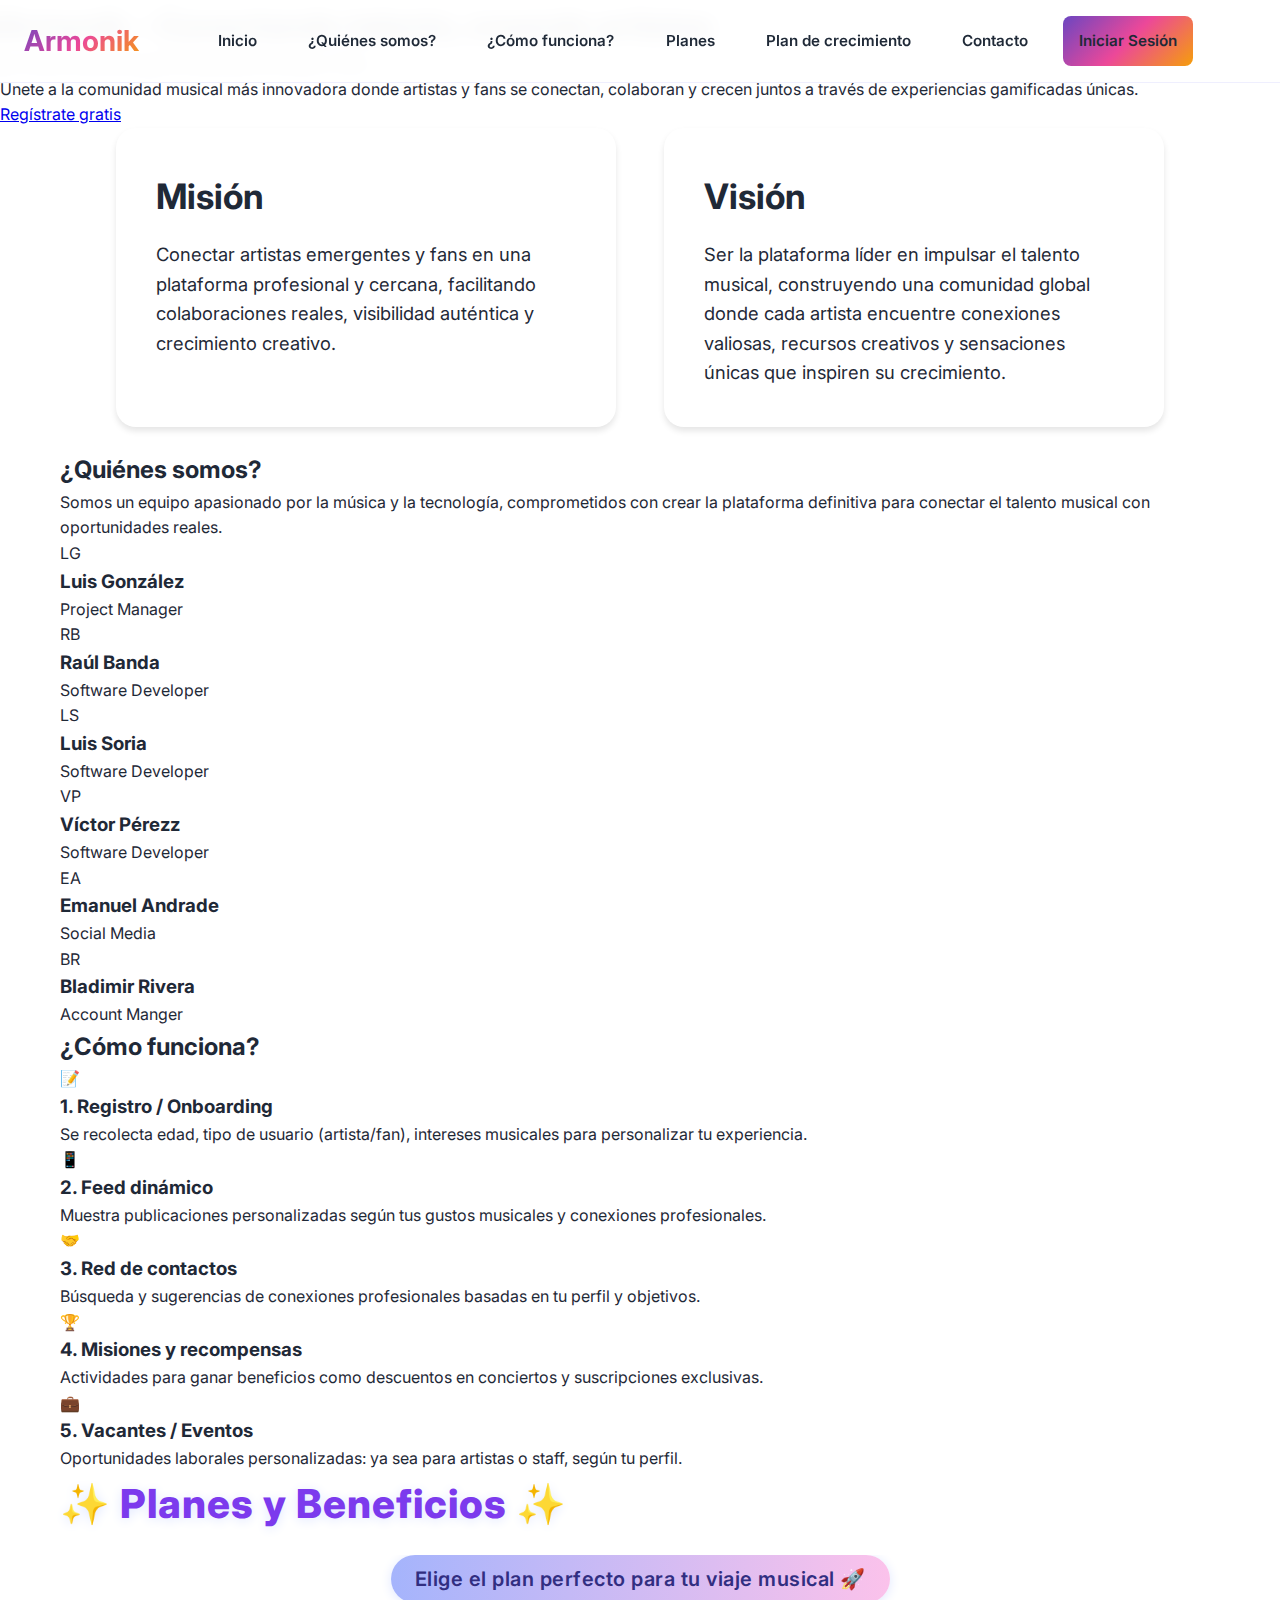
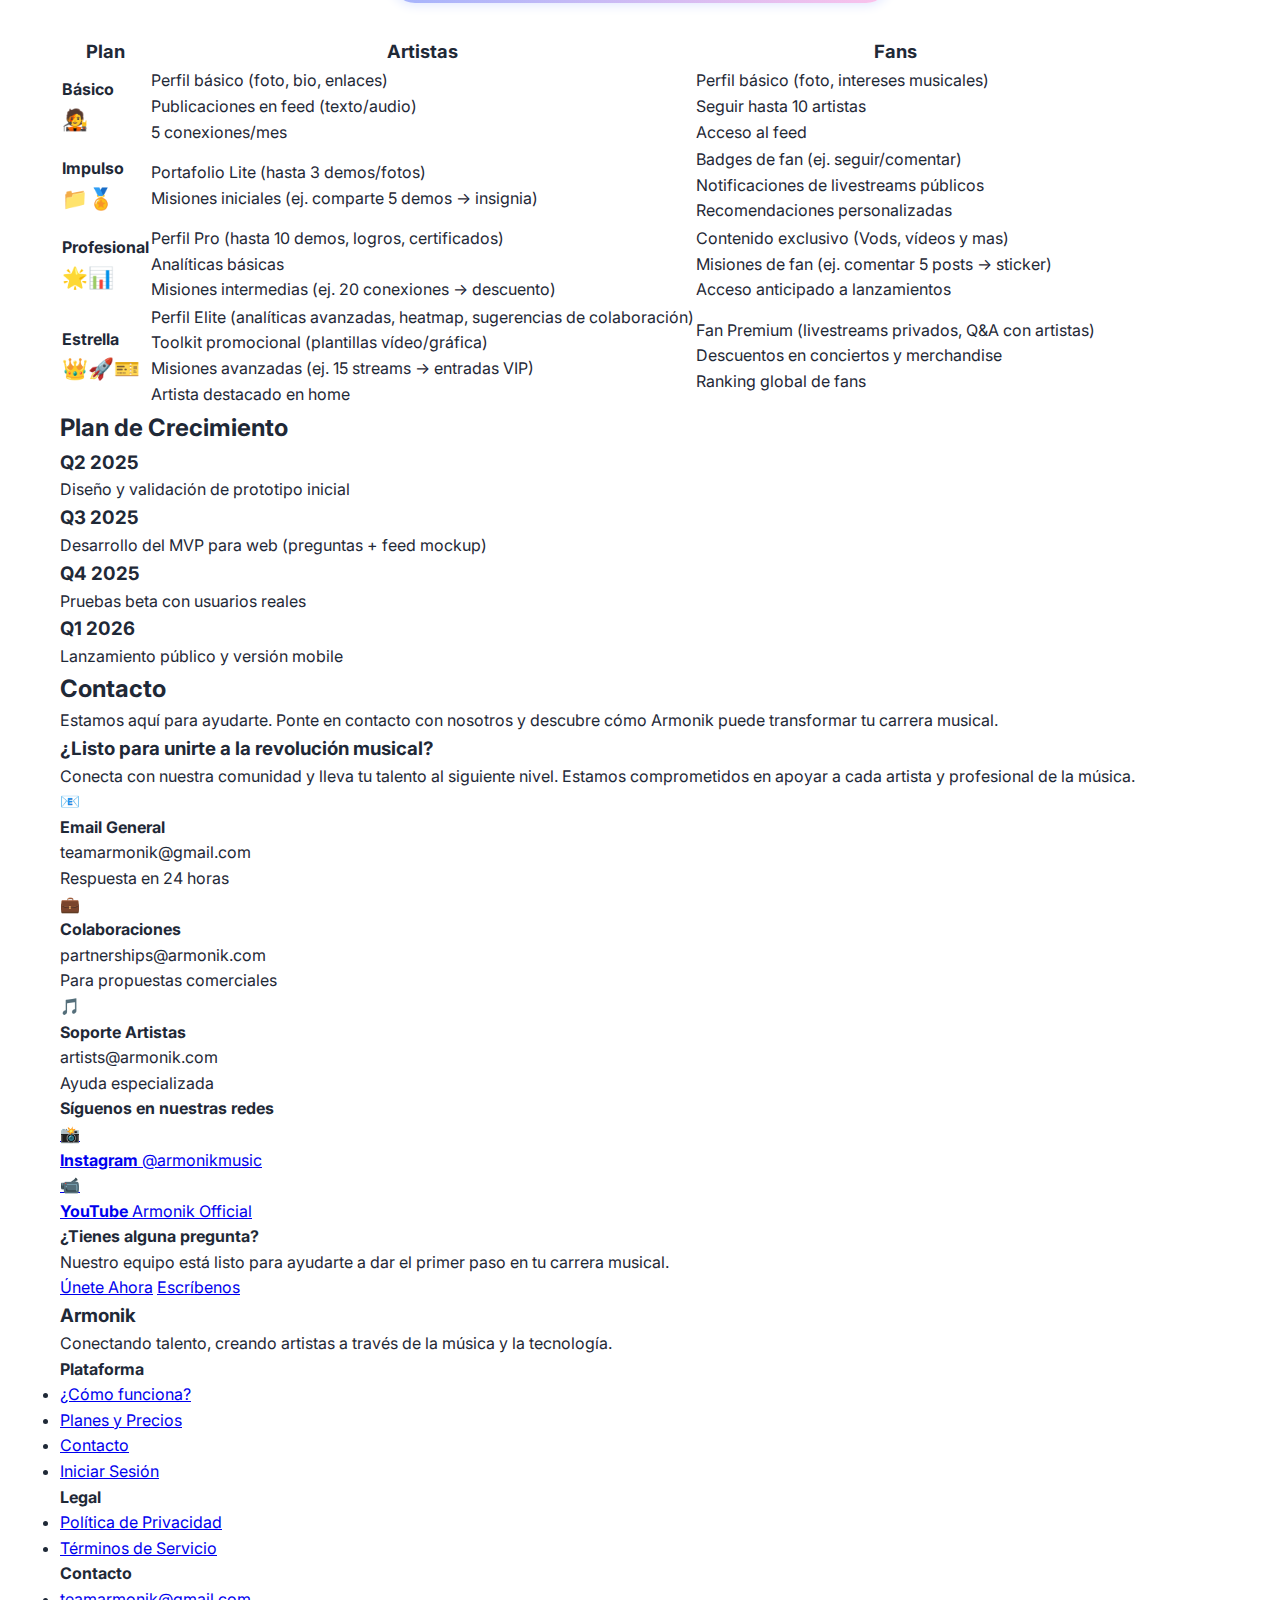
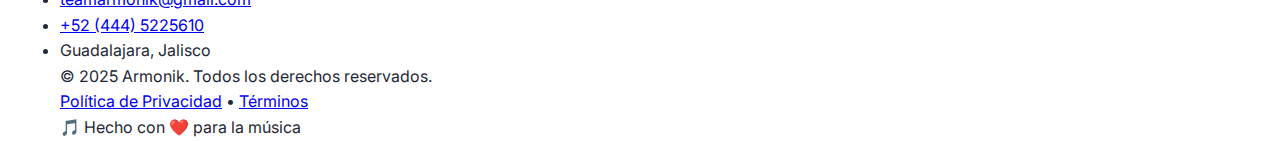
<file: index.html>
<!DOCTYPE html>
<html lang="es">
<head>
    <meta charset="UTF-8">
    <meta name="viewport" content="width=device-width, initial-scale=1.0">
    <title>Armonik - Conectando talento, creando artistas</title>
    <link rel="stylesheet" href="styles.css">
    <link href="https://fonts.googleapis.com/css2?family=Inter:wght@300;400;600;700&display=swap" rel="stylesheet">
</head>
<body>
    <!-- Encabezado/Navegación - Barra superior fija con menú de navegación y acceso rápido -->
    <header class="header">
        <nav class="nav">
            <div class="nav-brand">
                <h2>Armonik</h2>
            </div>
            <ul class="nav-menu">
                <li><a href="#inicio">Inicio</a></li>
                <li><a href="#quienes-somos">¿Quiénes somos?</a></li>
                <li><a href="#como-funciona">¿Cómo funciona?</a></li>
                <li><a href="#planes">Planes</a></li>
                <li><a href="#plan-crecimiento">Plan de crecimiento</a></li>
                <li><a href="#contacto">Contacto</a></li>
                <li><a href="#" id="login-btn" class="nav-login">Iniciar Sesión</a></li>
            </ul>
            <div class="hamburger">
                <span></span>
                <span></span>
                <span></span>
            </div>
        </nav>
    </header>

    <!-- Sección Hero - Área principal de presentación con título, descripción y llamadas a la acción -->
    <section id="inicio" class="hero">
        <div class="hero-content">
            <h1>Armonik – Conectando talento, creando artistas</h1>
            <p class="hero-subtitle">La red profesional gamificada para artistas y fans</p>
            <p class="hero-description">
                Únete a la comunidad musical más innovadora donde artistas y fans se conectan, 
                colaboran y crecen juntos a través de experiencias gamificadas únicas.
            </p>
            <div class="hero-buttons">
                <a href="#contacto" class="btn btn-primary">Regístrate gratis</a>
            </div>
        </div>
    </section>

    <!-- Sección Misión y Visión -->
    <section id="mision-vision" class="section bg-light">
        <div class="container">
            <div class="mv-grid" style="display: flex; flex-wrap: wrap; gap: 3rem; justify-content: center;">
                <div class="mv-item animated-mv" style="flex:1 1 320px; min-width:280px; max-width:500px; background:white; border-radius:20px; box-shadow:var(--shadow-md); padding:2.5rem; margin-bottom:1.5rem; opacity:0; transform:translateY(40px); transition:opacity 0.8s cubic-bezier(.4,0,.2,1), transform 0.8s cubic-bezier(.4,0,.2,1);">
                    <h2 class="section-title" style="font-size:2.2rem; margin-bottom:1rem;">Misión</h2>
                    <p class="section-description" style="font-size:1.15rem; margin-bottom:0;">Conectar artistas emergentes y fans en una plataforma profesional y cercana, facilitando colaboraciones reales, visibilidad auténtica y crecimiento creativo.</p>
                </div>
                <div class="mv-item animated-mv" style="flex:1 1 320px; min-width:280px; max-width:500px; background:white; border-radius:20px; box-shadow:var(--shadow-md); padding:2.5rem; margin-bottom:1.5rem; opacity:0; transform:translateY(40px); transition:opacity 0.8s cubic-bezier(.4,0,.2,1), transform 0.8s cubic-bezier(.4,0,.2,1); transition-delay:0.2s;">
                    <h2 class="section-title" style="font-size:2.2rem; margin-bottom:1rem;">Visión</h2>
                    <p class="section-description" style="font-size:1.15rem; margin-bottom:0;">Ser la plataforma líder en impulsar el talento musical, construyendo una comunidad global donde cada artista encuentre conexiones valiosas, recursos creativos y sensaciones únicas que inspiren su crecimiento.</p>
                </div>
            </div>
        </div>
    </section>
    <script>
    // Animación para Misión y Visión (fade in up al hacer scroll)
    document.addEventListener('DOMContentLoaded', function() {
        function animateMV() {
            var mvItems = document.querySelectorAll('.animated-mv');
            mvItems.forEach(function(item, idx) {
                var rect = item.getBoundingClientRect();
                if (rect.top < window.innerHeight - 80) {
                    item.style.opacity = '1';
                    item.style.transform = 'translateY(0)';
                }
            });
        }
        animateMV();
        window.addEventListener('scroll', animateMV);
    });
    </script>

    <!-- ¿Quiénes somos? Section -->
    <section id="quienes-somos" class="section">
        <div class="container">
            <h2 class="section-title">¿Quiénes somos?</h2>
            <p class="section-description">
                Somos un equipo apasionado por la música y la tecnología, comprometidos con crear 
                la plataforma definitiva para conectar el talento musical con oportunidades reales.
            </p>
            <div class="team-grid">
                <div class="team-member">
                    <div class="member-avatar">LG</div>
                    <h3>Luis González</h3>
                    <p>Project Manager</p>
                </div>
                <div class="team-member">
                    <div class="member-avatar">RB</div>
                    <h3>Raúl Banda</h3>
                    <p>Software Developer</p>
                </div>
                <div class="team-member">
                    <div class="member-avatar">LS</div>
                    <h3>Luis Soria</h3>
                    <p>Software Developer</p>
                </div>
                <div class="team-member">
                    <div class="member-avatar">VP</div>
                    <h3>Víctor Pérezz</h3>
                    <p>Software Developer</p>
                </div>
                <div class="team-member">
                    <div class="member-avatar">EA</div>
                    <h3>Emanuel Andrade</h3>
                    <p>Social Media</p>
                </div>
                <div class="team-member">
                    <div class="member-avatar">BR</div>
                    <h3>Bladimir Rivera</h3>
                    <p>Account Manger</p>
                </div>
            </div>
        </div>
    </section>

    <!-- ¿Cómo funciona? Section -->
    <section id="como-funciona" class="section bg-light">
        <div class="container">
            <h2 class="section-title">¿Cómo funciona?</h2>
            <div class="steps-grid">
                <div class="step-card">
                    <div class="step-icon">📝</div>
                    <h3>1. Registro / Onboarding</h3>
                    <p>Se recolecta edad, tipo de usuario (artista/fan), intereses musicales para personalizar tu experiencia.</p>
                </div>

                <div class="step-card">
                    <div class="step-icon">📱</div>
                    <h3>2. Feed dinámico</h3>
                    <p>Muestra publicaciones personalizadas según tus gustos musicales y conexiones profesionales.</p>
                </div>

                <div class="step-card">
                    <div class="step-icon">🤝</div>
                    <h3>3. Red de contactos</h3>
                    <p>Búsqueda y sugerencias de conexiones profesionales basadas en tu perfil y objetivos.</p>
                </div>

                <div class="step-card">
                    <div class="step-icon">🏆</div>
                    <h3>4. Misiones y recompensas</h3>
                    <p>Actividades para ganar beneficios como descuentos en conciertos y suscripciones exclusivas.</p>
                </div>

                <div class="step-card">
                    <div class="step-icon">💼</div>
                    <h3>5. Vacantes / Eventos</h3>
                    <p>Oportunidades laborales personalizadas: ya sea para artistas o staff, según tu perfil.</p>
                </div>
            </div>
        </div>
    </section>

    <!-- Planes Section -->
    <section id="planes" class="section">
        <div class="container">
            <h2 class="section-title" style="font-size:2.5rem; color:#7c3aed; letter-spacing:1px; text-shadow:0 2px 12px #e0e7ff; font-weight:800; margin-bottom:1.2rem;">✨ Planes y Beneficios ✨</h2>
            <div class="pricing-table" style="overflow-x:auto;">
                <div style="text-align:center; margin-bottom:1.5rem;">
                    <span style="display:inline-block; background:linear-gradient(90deg,#a5b4fc,#fbc2eb); color:#312e81; font-size:1.25rem; font-weight:600; border-radius:1.5rem; padding:0.5rem 1.5rem; box-shadow:0 2px 12px #e0e7ff; letter-spacing:0.5px; margin-bottom:0.5rem; animation: pulseGlow 1.5s infinite alternate;">Elige el plan perfecto para tu viaje musical 🚀</span>
                </div>
                <table class="comparison-table" style="min-width:700px;">
                    <thead>
                        <tr>
                            <th style="font-size:1.15em;">Plan</th>
                            <th style="font-size:1.15em;">Artistas</th>
                            <th style="font-size:1.15em;">Fans</th>
                        </tr>
                    </thead>
                    <tbody>
                        <tr>
                            <td><strong>Básico</strong><br><span style="font-size:1.3em;">🧑‍🎤</span></td>
                            <td>Perfil básico (foto, bio, enlaces)<br>Publicaciones en feed (texto/audio)<br>5 conexiones/mes</td>
                            <td>Perfil básico (foto, intereses musicales)<br>Seguir hasta 10 artistas<br>Acceso al feed</td>
                        </tr>
                        <tr>
                            <td><strong>Impulso</strong><br><span style="font-size:1.3em;">📁🏅</span></td>
                            <td>Portafolio Lite (hasta 3 demos/fotos)<br>Misiones iniciales (ej. comparte 5 demos → insignia)</td>
                            <td>Badges de fan (ej. seguir/comentar)<br>Notificaciones de livestreams públicos<br>Recomendaciones personalizadas</td>
                        </tr>
                        <tr>
                            <td><strong>Profesional</strong><br><span style="font-size:1.3em;">🌟📊</span></td>
                            <td>Perfil Pro (hasta 10 demos, logros, certificados)<br>Analíticas básicas<br>Misiones intermedias (ej. 20 conexiones → descuento)</td>
                            <td>Contenido exclusivo (Vods, vídeos y mas)<br>Misiones de fan (ej. comentar 5 posts → sticker)<br>Acceso anticipado a lanzamientos</td>
                        </tr>
                        <tr>
                            <td><strong>Estrella</strong><br><span style="font-size:1.3em;">👑🚀🎫</span></td>
                            <td>Perfil Elite (analíticas avanzadas, heatmap, sugerencias de colaboración)<br>Toolkit promocional (plantillas vídeo/gráfica)<br>Misiones avanzadas (ej. 15 streams → entradas VIP)<br>Artista destacado en home</td>
                            <td>Fan Premium (livestreams privados, Q&A con artistas)<br>Descuentos en conciertos y merchandise<br>Ranking global de fans</td>
                        </tr>
                    </tbody>
                </table>
            </div>
        </div>
    </section>

    <!-- Plan de Crecimiento Section -->
    <section id="plan-crecimiento" class="section bg-light">
        <div class="container">
            <h2 class="section-title">Plan de Crecimiento</h2>
            <div class="roadmap">
                <div class="roadmap-item">
                    <div class="roadmap-marker"></div>
                    <div class="roadmap-content">
                        <h3>Q2 2025</h3>
                        <p>Diseño y validación de prototipo inicial</p>
                    </div>
                </div>

                <div class="roadmap-item">
                    <div class="roadmap-marker"></div>
                    <div class="roadmap-content">
                        <h3>Q3 2025</h3>
                        <p>Desarrollo del MVP para web (preguntas + feed mockup)</p>
                    </div>
                </div>

                <div class="roadmap-item">
                    <div class="roadmap-marker"></div>
                    <div class="roadmap-content">
                        <h3>Q4 2025</h3>
                        <p>Pruebas beta con usuarios reales</p>
                    </div>
                </div>

                <div class="roadmap-item">
                    <div class="roadmap-marker"></div>
                    <div class="roadmap-content">
                        <h3>Q1 2026</h3>
                        <p>Lanzamiento público y versión mobile</p>
                    </div>
                </div>
            </div>
        </div>
    </section>

    <!-- Sección Contacto - Formulario de contacto y información de la empresa -->
    <section id="contacto" class="section">
        <div class="container">
            <h2 class="section-title">Contacto</h2>
            <p class="section-description">
                Estamos aquí para ayudarte. Ponte en contacto con nosotros y descubre cómo Armonik puede transformar tu carrera musical.
            </p>
            
            <div class="contact-content-centered">
                <div class="contact-main-card">
                    <div class="contact-header">
                        <h3>¿Listo para unirte a la revolución musical?</h3>
                        <p>Conecta con nuestra comunidad y lleva tu talento al siguiente nivel. Estamos comprometidos en apoyar a cada artista y profesional de la música.</p>
                    </div>
                    
                    <div class="contact-grid">
                        <div class="contact-item-card">
                            <div class="contact-icon">📧</div>
                            <h4>Email General</h4>
                            <p>teamarmonik@gmail.com</p>
                            <span class="contact-note">Respuesta en 24 horas</span>
                        </div>
                        
                        <div class="contact-item-card">
                            <div class="contact-icon">💼</div>
                            <h4>Colaboraciones</h4>
                            <p>partnerships@armonik.com</p>
                            <span class="contact-note">Para propuestas comerciales</span>
                        </div>
                        
                        <div class="contact-item-card">
                            <div class="contact-icon">🎵</div>
                            <h4>Soporte Artistas</h4>
                            <p>artists@armonik.com</p>
                            <span class="contact-note">Ayuda especializada</span>
                        </div>
                    </div>
                    
                    <div class="social-section">
                        <h4>Síguenos en nuestras redes</h4>
                        <div class="social-links-enhanced">
                            <a href="#" target="_blank" class="social-link">
                                <span class="social-icon">📸</span>
                                <div class="social-text">
                                    <strong>Instagram</strong>
                                    <span>@armonikmusic</span>
                                </div>
                            </a>
                            <a href="#" target="_blank" class="social-link">
                                <span class="social-icon">📹</span>
                                <div class="social-text">
                                    <strong>YouTube</strong>
                                    <span>Armonik Official</span>
                                </div>
                            </a>
                        </div>
                    </div>
                    
                    <div class="cta-section">
                        <h4>¿Tienes alguna pregunta?</h4>
                        <p>Nuestro equipo está listo para ayudarte a dar el primer paso en tu carrera musical.</p>
                        <div class="cta-buttons">
                            <a href="login.html" class="btn btn-primary">Únete Ahora</a>
                            <a href="mailto:teamarmonik@gmail.com" class="btn btn-secondary">Escríbenos</a>
                        </div>
                    </div>
                </div>
            </div>
        </div>
    </section>

    <!-- Pie de página - Enlaces importantes, información de la empresa y derechos de autor -->
    <footer class="footer">
        <div class="container">
            <div class="footer-content">
                <div class="footer-brand">
                    <h3>Armonik</h3>
                    <p>Conectando talento, creando artistas a través de la música y la tecnología.</p>
                </div>
                
                <div class="footer-links">
                    <div class="footer-section">
                        <h4>Plataforma</h4>
                        <ul>
                            <li><a href="#como-funciona">¿Cómo funciona?</a></li>
                            <li><a href="#planes">Planes y Precios</a></li>
                            <li><a href="#contacto">Contacto</a></li>
                            <li><a href="login.html">Iniciar Sesión</a></li>
                        </ul>
                    </div>
                    
                    <div class="footer-section">
                        <h4>Legal</h4>
                        <ul>
                            <li><a href="privacidad.html">Política de Privacidad</a></li>
                            <li><a href="terminos.html">Términos de Servicio</a></li>
                        </ul>
                    </div>
                    
                    <div class="footer-section">
                        <h4>Contacto</h4>
                        <ul>
                            <li><a href="mailto:teamarmonik@gmail.com">teamarmonik@gmail.com</a></li>
                            <li><a href="tel:+524445225610">+52 (444) 5225610</a></li>
                            <li>Guadalajara, Jalisco</li>
                        </ul>
                    </div>
                </div>
            </div>
            
            <div class="footer-bottom">
                <div class="footer-bottom-content">
                    <p>&copy; 2025 Armonik. Todos los derechos reservados.</p>
                    <div class="footer-bottom-links">
                        <a href="privacidad.html">Política de Privacidad</a>
                        <span>•</span>
                        <a href="terminos.html">Términos</a>
                    </div>
                    <div class="footer-music-note">
                        <span>🎵</span>
                        <span>Hecho con ❤️ para la música</span>
                    </div>
                </div>
            </div>
        </div>
    </footer>
    <script src="script.js"></script>
</body>
</html>
                </div>
            </div>
        </div>
    </footer>
    <script src="script.js"></script>
</body>
</html>
</file>
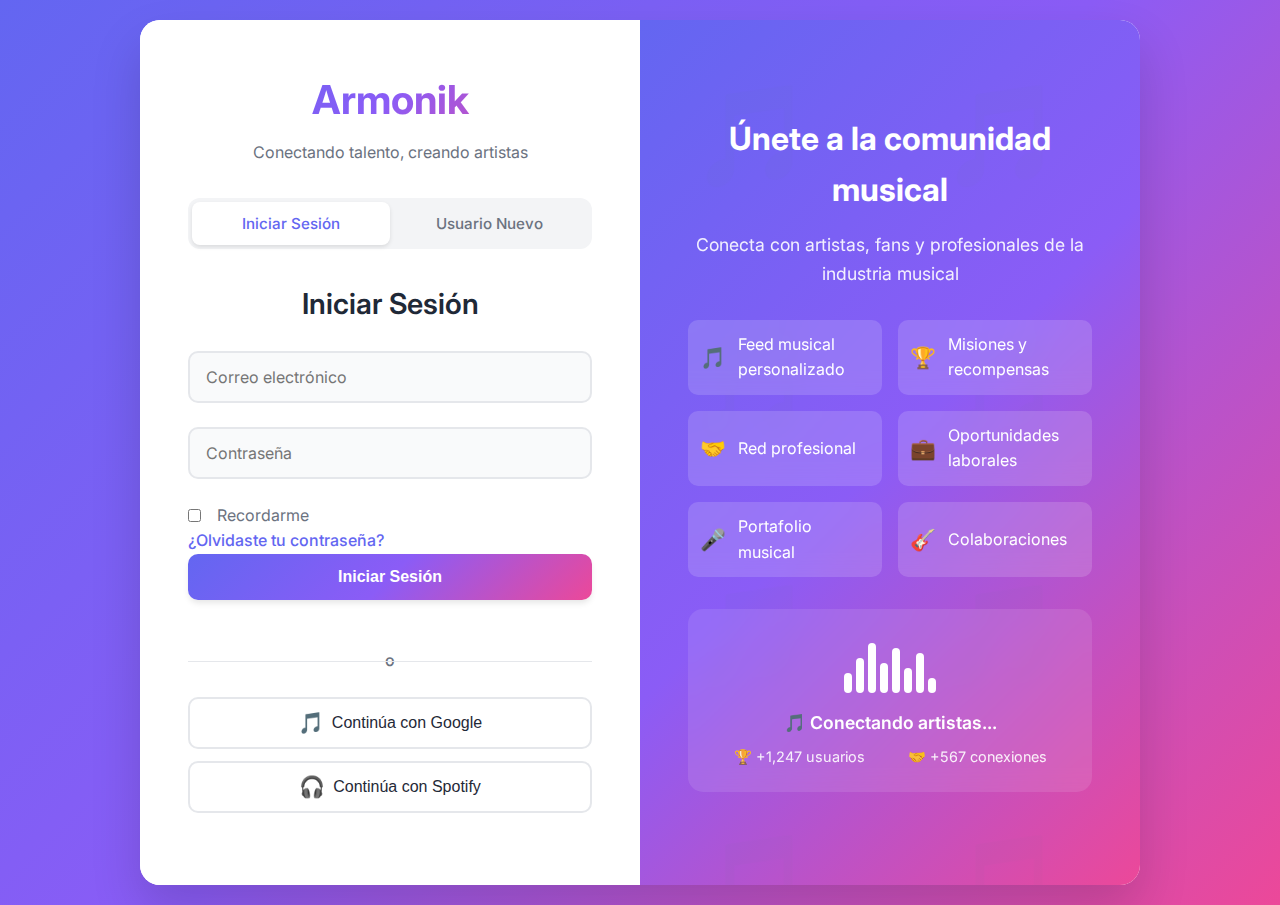
<file: login.html>
<!DOCTYPE html>
<html lang="es">
<head>
    <meta charset="UTF-8">
    <meta name="viewport" content="width=device-width, initial-scale=1.0">
    <title>Iniciar Sesión - Armonik</title>
    <link rel="stylesheet" href="login-styles.css">
    <link href="https://fonts.googleapis.com/css2?family=Inter:wght@300;400;600;700&display=swap" rel="stylesheet">
</head>
<body class="login-body">
    <div class="login-container">
        <div class="login-card">
            <div class="login-header">
                <h1><a href="index.html">Armonik</a></h1>
                <p>Conectando talento, creando artistas</p>
            </div>
            
            <!-- Tab Navigation -->
            <div class="auth-tabs">
                <button class="tab-button active" data-tab="login">Iniciar Sesión</button>
                <button class="tab-button" data-tab="register">Usuario Nuevo</button>
            </div>
            
            <!-- Login Form -->
            <form class="auth-form active" id="login-form">
                <h2>Iniciar Sesión</h2>
                
                <div class="form-group">
                    <input type="email" placeholder="Correo electrónico" required>
                </div>
                
                <div class="form-group">
                    <input type="password" placeholder="Contraseña" required>
                </div>
                
                <div class="form-options">
                    <label class="checkbox-container">
                        <input type="checkbox">
                        <span class="checkmark"></span>
                        Recordarme
                    </label>
                    <a href="#" class="forgot-password">¿Olvidaste tu contraseña?</a>
                </div>
                
                <button type="submit" class="btn btn-primary auth-btn">Iniciar Sesión</button>
                
                <div class="auth-divider">
                    <span>o</span>
                </div>
                
                <div class="social-login">
                    <button type="button" class="btn social-btn google-btn">
                        <span>🎵</span>
                        Continúa con Google
                    </button>
                    <button type="button" class="btn social-btn spotify-btn">
                        <span>🎧</span>
                        Continúa con Spotify
                    </button>
                </div>
            </form>

            <!-- Register Form -->
            <form class="auth-form" id="register-form">
                <h2>Crear Cuenta Nueva</h2>
                
                <div class="form-group">
                    <input type="text" placeholder="Nombre completo" required>
                </div>
                
                <div class="form-group">
                    <input type="email" placeholder="Correo electrónico" required>
                </div>
                
                <div class="form-group">
                    <select required>
                        <option value="">Tipo de usuario</option>
                        <option value="artista">Artista</option>
                        <option value="fan">Fan</option>
                        <option value="profesional">Profesional de la industria</option>
                    </select>
                </div>
                
                <div class="form-group">
                    <input type="password" placeholder="Contraseña" required>
                </div>
                
                <div class="form-group">
                    <input type="password" placeholder="Confirmar contraseña" required>
                </div>
                
                <div class="form-options">
                    <label class="checkbox-container">
                        <input type="checkbox" required>
                        <span class="checkmark"></span>
                        Acepto los <a href="#" class="terms-link">términos y condiciones</a>
                    </label>
                </div>
                
                <button type="submit" class="btn btn-primary auth-btn">Crear Cuenta</button>
                
                <div class="auth-divider">
                    <span>o</span>
                </div>
                
                <div class="social-login">
                    <button type="button" class="btn social-btn google-btn">
                        <span>🎵</span>
                        Regístrate con Google
                    </button>
                    <button type="button" class="btn social-btn spotify-btn">
                        <span>🎧</span>
                        Regístrate con Spotify
                    </button>
                </div>
            </form>
        </div>
        
        <div class="login-visual">
            <div class="visual-content">
                <h3>Únete a la comunidad musical</h3>
                <p>Conecta con artistas, fans y profesionales de la industria musical</p>
                <div class="features-list">
                    <div class="feature-item">
                        <span class="feature-icon">🎵</span>
                        <span>Feed musical personalizado</span>
                    </div>
                    <div class="feature-item">
                        <span class="feature-icon">🏆</span>
                        <span>Misiones y recompensas</span>
                    </div>
                    <div class="feature-item">
                        <span class="feature-icon">🤝</span>
                        <span>Red profesional</span>
                    </div>
                    <div class="feature-item">
                        <span class="feature-icon">💼</span>
                        <span>Oportunidades laborales</span>
                    </div>
                    <div class="feature-item">
                        <span class="feature-icon">🎤</span>
                        <span>Portafolio musical</span>
                    </div>
                    <div class="feature-item">
                        <span class="feature-icon">🎸</span>
                        <span>Colaboraciones</span>
                    </div>
                </div>
                
                <div class="visual-mockup">
                    <div class="music-visualizer">
                        <div class="visualizer-bar"></div>
                        <div class="visualizer-bar"></div>
                        <div class="visualizer-bar"></div>
                        <div class="visualizer-bar"></div>
                        <div class="visualizer-bar"></div>
                        <div class="visualizer-bar"></div>
                        <div class="visualizer-bar"></div>
                        <div class="visualizer-bar"></div>
                    </div>
                    <div class="music-info">
                        <div class="now-playing">🎵 Conectando artistas...</div>
                        <div class="music-stats">
                            <span>🏆 +1,247 usuarios</span>
                            <span>🤝 +567 conexiones</span>
                        </div>
                    </div>
                </div>
            </div>
        </div>
    </div>
    
    <script src="script.js"></script>
</body>
</html>
</file>
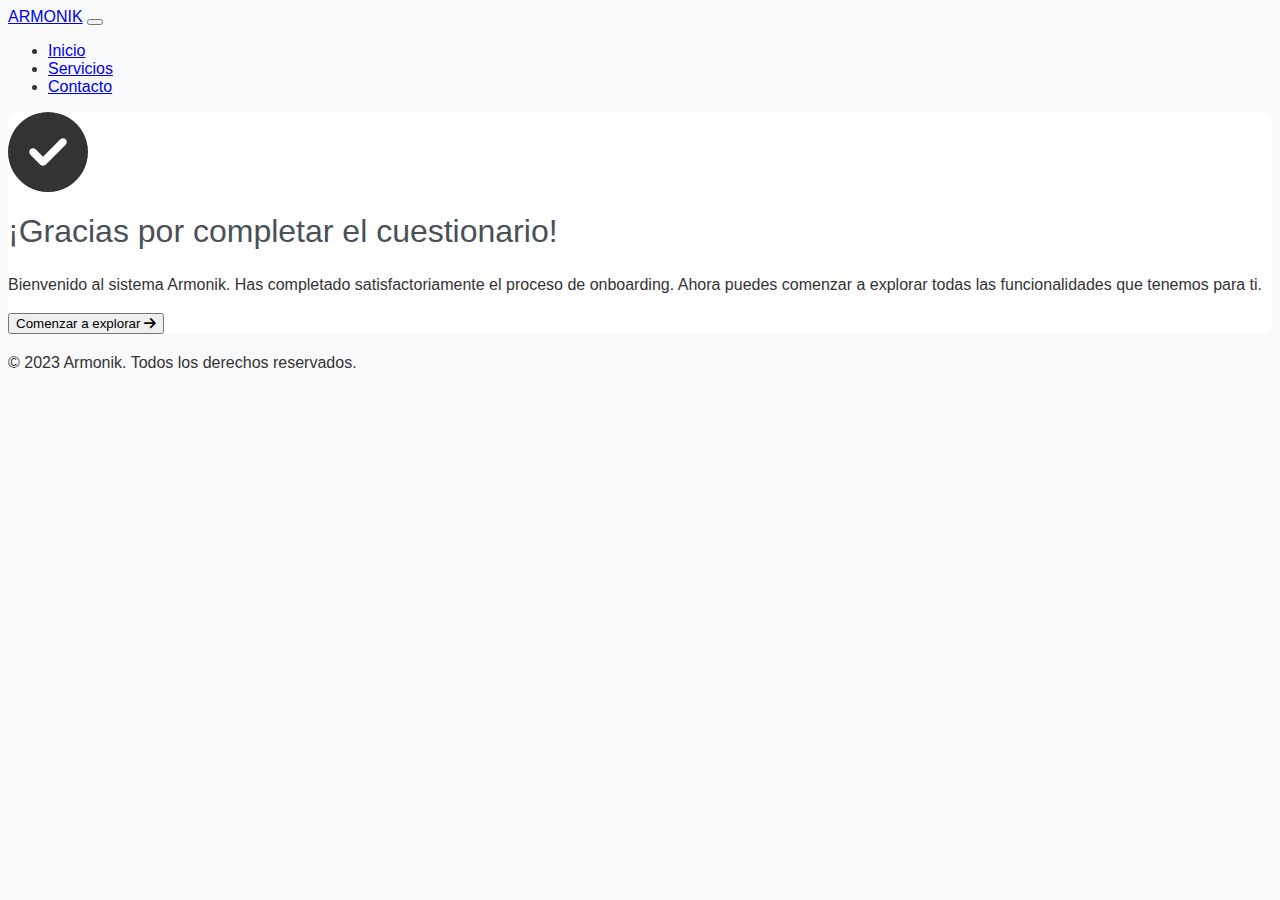
<file: main.html>
<!DOCTYPE html>
<html lang="en">
<head>
    <meta charset="UTF-8">
    <meta name="viewport" content="width=device-width, initial-scale=1.0">
    <!-- Bootstrap CSS -->
    <link href="https://cdn.jsdelivr.net/npm/bootstrap@5.3.2/dist/css/bootstrap.min.css" rel="stylesheet" integrity="sha384-T3c6CoIi6uLrA9TneNEoa7RxnatzjcDSCmG1MXxSR1GAsXEV/Dwwykc2MPK8M2HN" crossorigin="anonymous">
    <link rel="stylesheet" href="https://cdnjs.cloudflare.com/ajax/libs/font-awesome/6.4.0/css/all.min.css">
    <link rel="stylesheet" href="estilos.css">
    <title>Armonik - Página Principal</title>
</head>
<body>
    <nav class="navbar navbar-expand-lg navbar-dark" style="background: var(--gradient-purple);">
        <div class="container">
            <a class="navbar-brand fw-bold" href="#">ARMONIK</a>
            <button class="navbar-toggler" type="button" data-bs-toggle="collapse" data-bs-target="#navbarNav" aria-controls="navbarNav" aria-expanded="false" aria-label="Toggle navigation">
                <span class="navbar-toggler-icon"></span>
            </button>
            <div class="collapse navbar-collapse" id="navbarNav">
                <ul class="navbar-nav ms-auto">
                    <li class="nav-item">
                        <a class="nav-link active" href="#">Inicio</a>
                    </li>
                    <li class="nav-item">
                        <a class="nav-link" href="#">Servicios</a>
                    </li>
                    <li class="nav-item">
                        <a class="nav-link" href="#">Contacto</a>
                    </li>
                </ul>
            </div>
        </div>
    </nav>

    <div class="container my-5">
        <div class="row">
            <div class="col-lg-8 mx-auto text-center">
                <div class="card shadow-lg rounded-4 border-0 p-4">
                    <div class="card-body">
                        <i class="fas fa-check-circle text-success" style="font-size: 5rem;"></i>
                        <h1 class="display-4 mt-3">¡Gracias por completar el cuestionario!</h1>
                        <p class="lead my-4">
                            Bienvenido al sistema Armonik. Has completado satisfactoriamente el proceso de onboarding.
                            Ahora puedes comenzar a explorar todas las funcionalidades que tenemos para ti.
                        </p>
                        <div class="d-grid gap-2 col-md-6 mx-auto">
                            <button class="btn btn-purple btn-lg">Comenzar a explorar <i class="fas fa-arrow-right ms-1"></i></button>
                        </div>
                    </div>
                </div>
            </div>
        </div>
    </div>

    <footer class="bg-dark text-white py-4 mt-5">
        <div class="container text-center">
            <p class="mb-0">© 2023 Armonik. Todos los derechos reservados.</p>
        </div>
    </footer>
    
    <!-- Bootstrap JS Bundle with Popper -->
    <script src="https://cdn.jsdelivr.net/npm/bootstrap@5.3.2/dist/js/bootstrap.bundle.min.js" integrity="sha384-C6RzsynM9kWDrMNeT87bh95OGNyZPhcTNXj1NW7RuBCsyN/o0jlpcV8Qyq46cDfL" crossorigin="anonymous"></script>
</body>
</html>
</file>
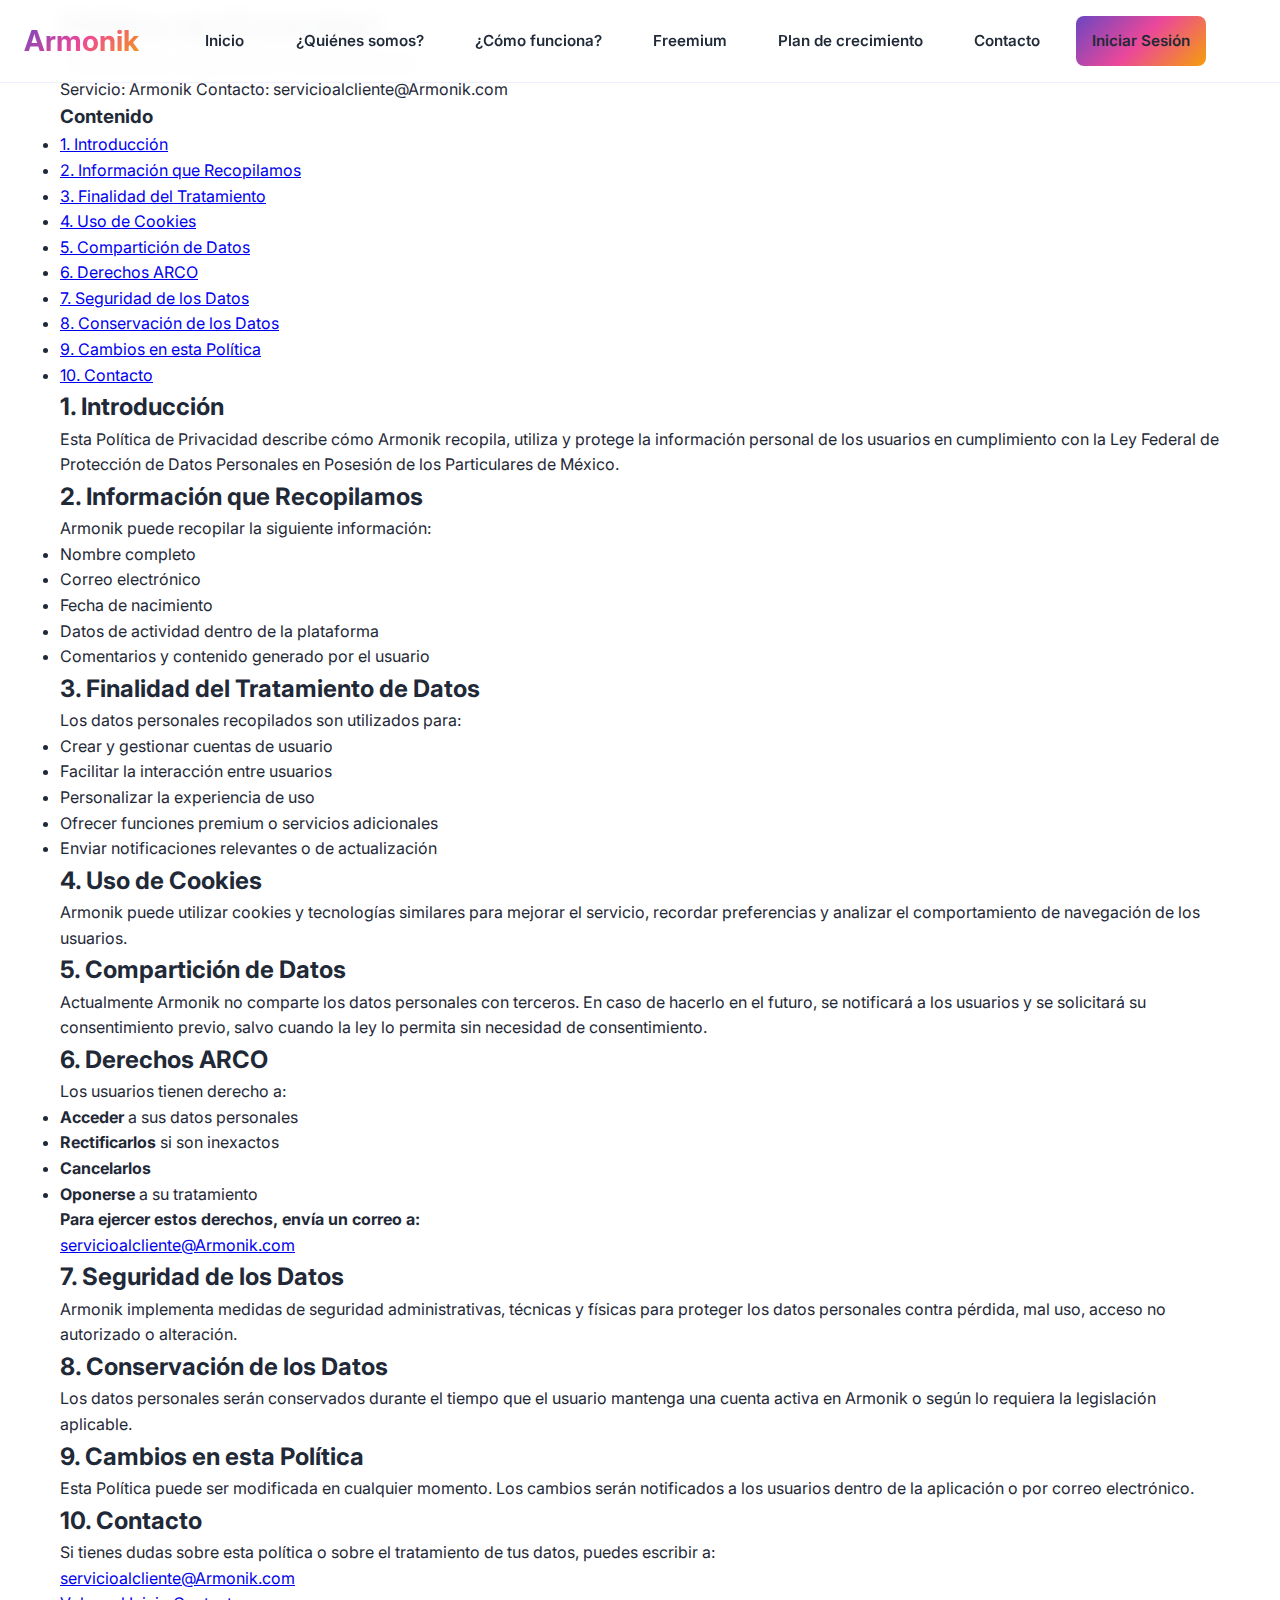
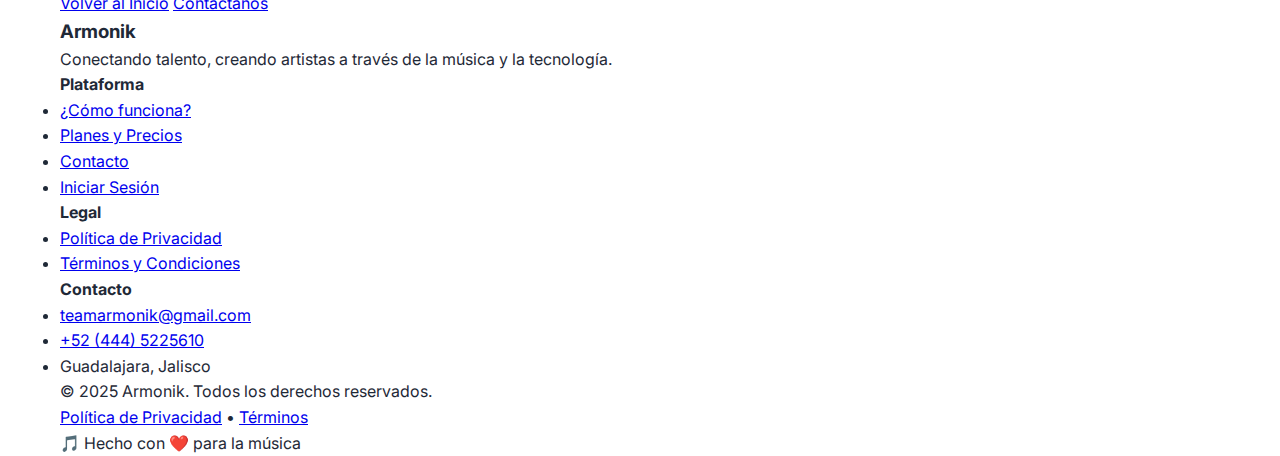
<file: privacidad.html>
<!DOCTYPE html>
<html lang="es">
<head>
    <meta charset="UTF-8">
    <meta name="viewport" content="width=device-width, initial-scale=1.0">
    <title>Política de Privacidad - Armonik</title>
    <link rel="stylesheet" href="styles.css">
    <link href="https://fonts.googleapis.com/css2?family=Inter:wght@300;400;600;700&display=swap" rel="stylesheet">
</head>
<body>
    <!-- Header -->
    <header class="header">
        <nav class="nav">
            <div class="nav-brand">
                <h2><a href="index.html" style="text-decoration: none; color: inherit;">Armonik</a></h2>
            </div>
            <ul class="nav-menu">
                <li><a href="index.html#inicio">Inicio</a></li>
                <li><a href="index.html#quienes-somos">¿Quiénes somos?</a></li>
                <li><a href="index.html#como-funciona">¿Cómo funciona?</a></li>
                <li><a href="index.html#freemium">Freemium</a></li>
                <li><a href="index.html#plan-crecimiento">Plan de crecimiento</a></li>
                <li><a href="index.html#contacto">Contacto</a></li>
                <li><a href="login.html" id="login-btn" class="nav-login">Iniciar Sesión</a></li>
            </ul>
            <div class="hamburger">
                <span></span>
                <span></span>
                <span></span>
            </div>
        </nav>
    </header>

    <!-- Privacy Policy Hero Section -->
    <section class="privacy-hero">
        <div class="container">
            <div class="privacy-hero-content">
                <h1>Política de Privacidad</h1>
                <p class="privacy-subtitle">Tu privacidad y seguridad son nuestra prioridad</p>
                <div class="privacy-meta">
                    <span class="privacy-service">Servicio: Armonik</span>
                    <span class="privacy-contact">Contacto: servicioalcliente@Armonik.com</span>
                </div>
            </div>
        </div>
    </section>

    <!-- Privacy Policy Content -->
    <section class="privacy-content section">
        <div class="container">
            <div class="privacy-container">
                <!-- Table of Contents -->
                <div class="privacy-toc">
                    <h3>Contenido</h3>
                    <ul>
                        <li><a href="#introduccion">1. Introducción</a></li>
                        <li><a href="#informacion">2. Información que Recopilamos</a></li>
                        <li><a href="#finalidad">3. Finalidad del Tratamiento</a></li>
                        <li><a href="#cookies">4. Uso de Cookies</a></li>
                        <li><a href="#comparticion">5. Compartición de Datos</a></li>
                        <li><a href="#derechos">6. Derechos ARCO</a></li>
                        <li><a href="#seguridad">7. Seguridad de los Datos</a></li>
                        <li><a href="#conservacion">8. Conservación de los Datos</a></li>
                        <li><a href="#cambios">9. Cambios en esta Política</a></li>
                        <li><a href="#contacto-politica">10. Contacto</a></li>
                    </ul>
                </div>

                <!-- Main Content -->
                <div class="privacy-main">
                    <article class="privacy-article">
                        <section id="introduccion" class="privacy-section">
                            <h2>1. Introducción</h2>
                            <p>Esta Política de Privacidad describe cómo Armonik recopila, utiliza y protege la información personal de los usuarios en cumplimiento con la Ley Federal de Protección de Datos Personales en Posesión de los Particulares de México.</p>
                        </section>

                        <section id="informacion" class="privacy-section">
                            <h2>2. Información que Recopilamos</h2>
                            <p>Armonik puede recopilar la siguiente información:</p>
                            <ul class="privacy-list">
                                <li>Nombre completo</li>
                                <li>Correo electrónico</li>
                                <li>Fecha de nacimiento</li>
                                <li>Datos de actividad dentro de la plataforma</li>
                                <li>Comentarios y contenido generado por el usuario</li>
                            </ul>
                        </section>

                        <section id="finalidad" class="privacy-section">
                            <h2>3. Finalidad del Tratamiento de Datos</h2>
                            <p>Los datos personales recopilados son utilizados para:</p>
                            <ul class="privacy-list">
                                <li>Crear y gestionar cuentas de usuario</li>
                                <li>Facilitar la interacción entre usuarios</li>
                                <li>Personalizar la experiencia de uso</li>
                                <li>Ofrecer funciones premium o servicios adicionales</li>
                                <li>Enviar notificaciones relevantes o de actualización</li>
                            </ul>
                        </section>

                        <section id="cookies" class="privacy-section">
                            <h2>4. Uso de Cookies</h2>
                            <p>Armonik puede utilizar cookies y tecnologías similares para mejorar el servicio, recordar preferencias y analizar el comportamiento de navegación de los usuarios.</p>
                        </section>

                        <section id="comparticion" class="privacy-section">
                            <h2>5. Compartición de Datos</h2>
                            <p>Actualmente Armonik no comparte los datos personales con terceros. En caso de hacerlo en el futuro, se notificará a los usuarios y se solicitará su consentimiento previo, salvo cuando la ley lo permita sin necesidad de consentimiento.</p>
                        </section>

                        <section id="derechos" class="privacy-section">
                            <h2>6. Derechos ARCO</h2>
                            <p>Los usuarios tienen derecho a:</p>
                            <ul class="privacy-list">
                                <li><strong>Acceder</strong> a sus datos personales</li>
                                <li><strong>Rectificarlos</strong> si son inexactos</li>
                                <li><strong>Cancelarlos</strong></li>
                                <li><strong>Oponerse</strong> a su tratamiento</li>
                            </ul>
                            <div class="privacy-contact-box">
                                <p><strong>Para ejercer estos derechos, envía un correo a:</strong></p>
                                <a href="mailto:servicioalcliente@Armonik.com" class="privacy-email">servicioalcliente@Armonik.com</a>
                            </div>
                        </section>

                        <section id="seguridad" class="privacy-section">
                            <h2>7. Seguridad de los Datos</h2>
                            <p>Armonik implementa medidas de seguridad administrativas, técnicas y físicas para proteger los datos personales contra pérdida, mal uso, acceso no autorizado o alteración.</p>
                        </section>

                        <section id="conservacion" class="privacy-section">
                            <h2>8. Conservación de los Datos</h2>
                            <p>Los datos personales serán conservados durante el tiempo que el usuario mantenga una cuenta activa en Armonik o según lo requiera la legislación aplicable.</p>
                        </section>

                        <section id="cambios" class="privacy-section">
                            <h2>9. Cambios en esta Política</h2>
                            <p>Esta Política puede ser modificada en cualquier momento. Los cambios serán notificados a los usuarios dentro de la aplicación o por correo electrónico.</p>
                        </section>

                        <section id="contacto-politica" class="privacy-section">
                            <h2>10. Contacto</h2>
                            <p>Si tienes dudas sobre esta política o sobre el tratamiento de tus datos, puedes escribir a:</p>
                            <div class="privacy-contact-box">
                                <a href="mailto:servicioalcliente@Armonik.com" class="privacy-email">servicioalcliente@Armonik.com</a>
                            </div>
                        </section>
                    </article>

                    <!-- Action Buttons -->
                    <div class="privacy-actions">
                        <a href="index.html" class="btn btn-primary">Volver al Inicio</a>
                        <a href="index.html#contacto" class="btn btn-secondary">Contactanos</a>
                    </div>
                </div>
            </div>
        </div>
    </section>

    <!-- Footer -->
    <footer class="footer">
        <div class="container">
            <div class="footer-content">
                <div class="footer-brand">
                    <h3>Armonik</h3>
                    <p>Conectando talento, creando artistas a través de la música y la tecnología.</p>
                </div>
                
                <div class="footer-links">
                    <div class="footer-section">
                        <h4>Plataforma</h4>
                        <ul>
                            <li><a href="index.html#como-funciona">¿Cómo funciona?</a></li>
                            <li><a href="index.html#freemium">Planes y Precios</a></li>
                            <li><a href="index.html#contacto">Contacto</a></li>
                            <li><a href="login.html">Iniciar Sesión</a></li>
                        </ul>
                    </div>
                    
                    <div class="footer-section">
                        <h4>Legal</h4>
                        <ul>
                            <li><a href="privacidad.html">Política de Privacidad</a></li>
                            <li><a href="terminos.html">Términos y Condiciones</a></li>
                        </ul>
                    </div>
                    
                    <div class="footer-section">
                        <h4>Contacto</h4>
                        <ul>
                            <li><a href="mailto:teamarmonik@gmail.com">teamarmonik@gmail.com</a></li>
                            <li><a href="tel:+524445225610">+52 (444) 5225610</a></li>
                            <li>Guadalajara, Jalisco</li>
                        </ul>
                    </div>
                </div>
            </div>
            
            <div class="footer-bottom">
                <div class="footer-bottom-content">
                    <p>&copy; 2025 Armonik. Todos los derechos reservados.</p>
                    <div class="footer-bottom-links">
                        <a href="privacidad.html">Política de Privacidad</a>
                        <span>•</span>
                        <a href="terminos.html">Términos</a>
                    </div>
                    <div class="footer-music-note">
                        <span>🎵</span>
                        <span>Hecho con ❤️ para la música</span>
                    </div>
                </div>
            </div>
        </div>
    </footer>

    <script src="script.js"></script>
</body>
</html>
</file>
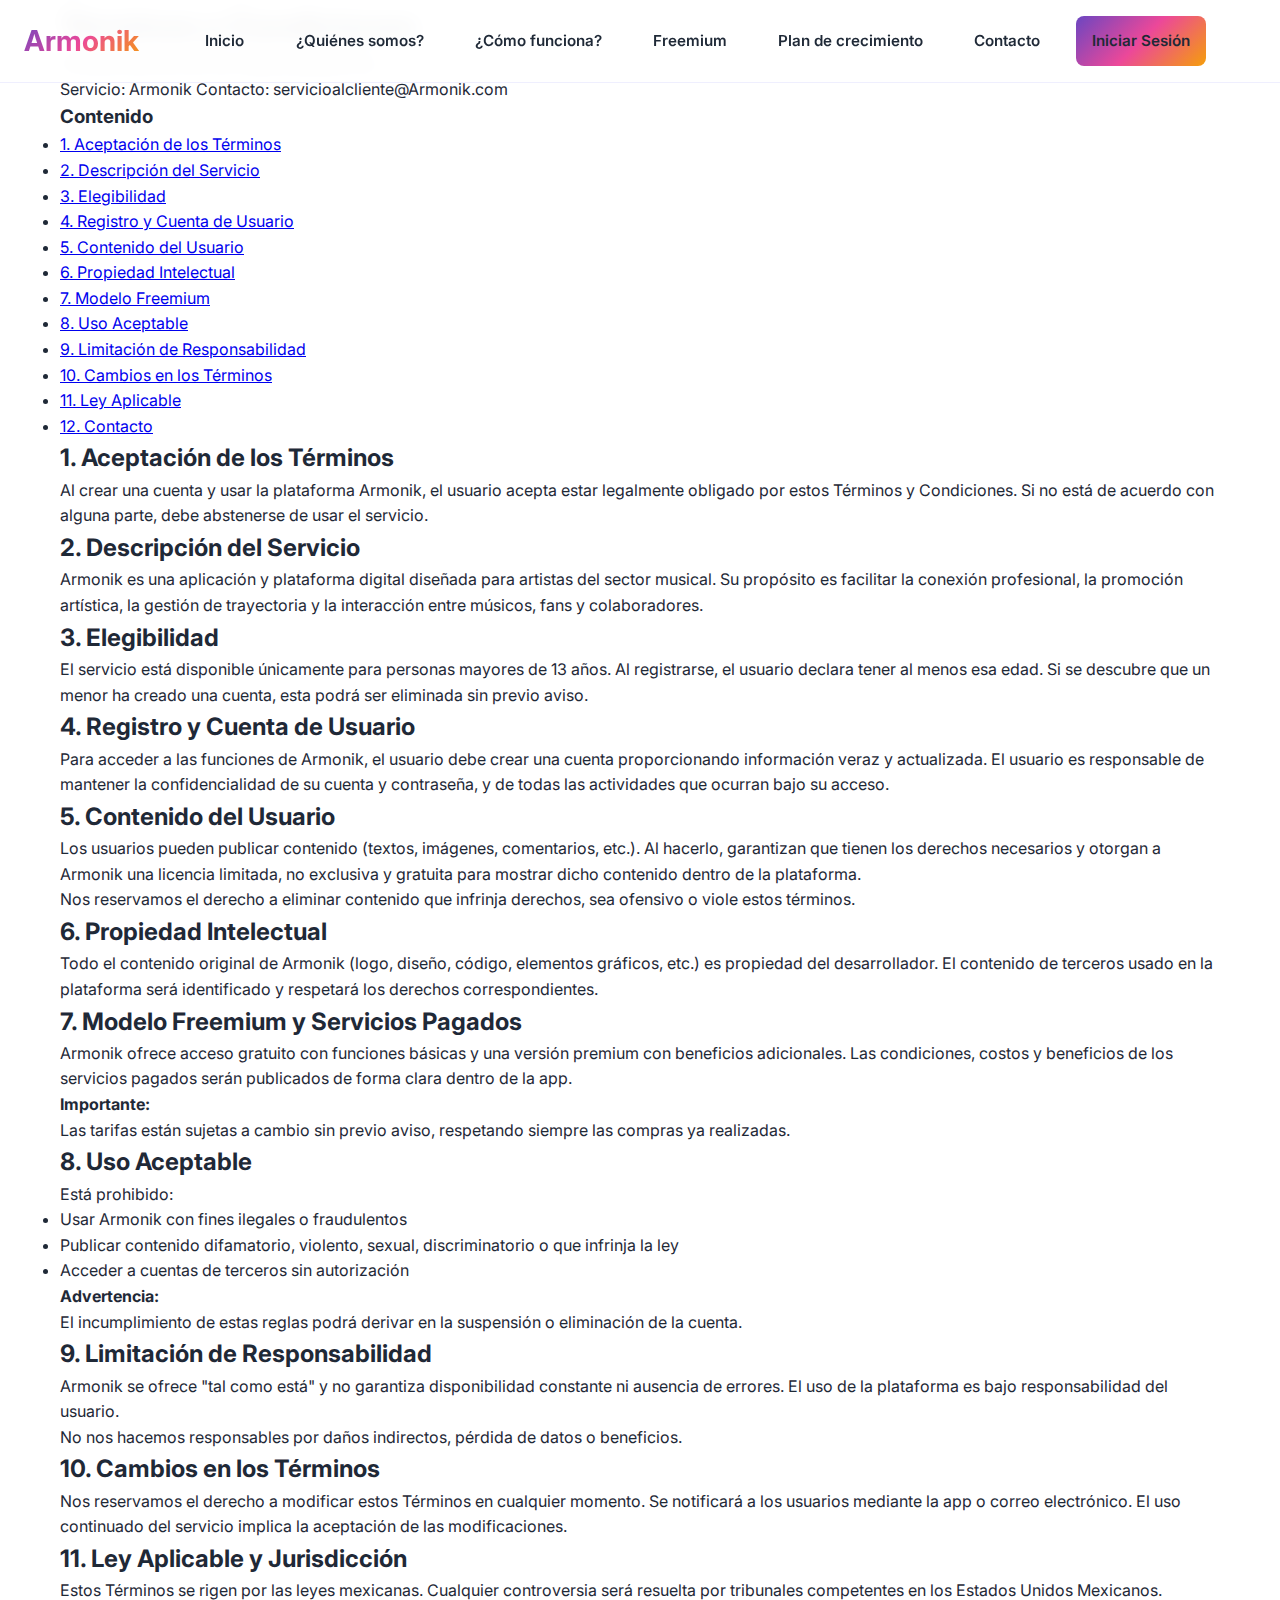
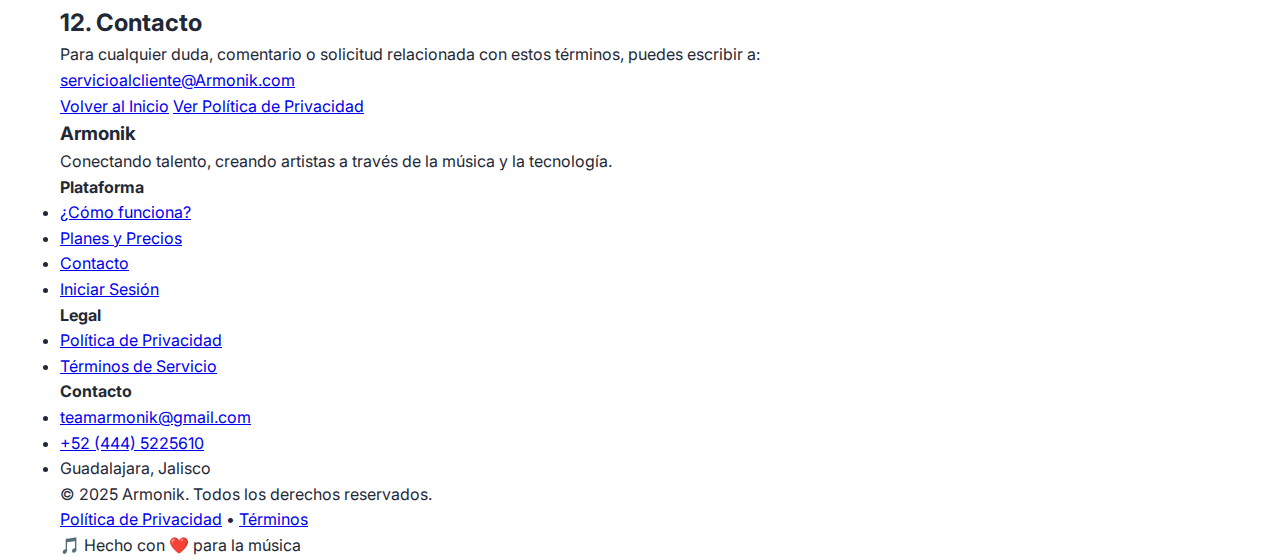
<file: terminos.html>
<!DOCTYPE html>
<html lang="es">
<head>
    <meta charset="UTF-8">
    <meta name="viewport" content="width=device-width, initial-scale=1.0">
    <title>Términos y Condiciones - Armonik</title>
    <link rel="stylesheet" href="styles.css">
    <link href="https://fonts.googleapis.com/css2?family=Inter:wght@300;400;600;700&display=swap" rel="stylesheet">
</head>
<body>
    <!-- Header -->
    <header class="header">
        <nav class="nav">
            <div class="nav-brand">
                <h2><a href="index.html" style="text-decoration: none; color: inherit;">Armonik</a></h2>
            </div>
            <ul class="nav-menu">
                <li><a href="index.html#inicio">Inicio</a></li>
                <li><a href="index.html#quienes-somos">¿Quiénes somos?</a></li>
                <li><a href="index.html#como-funciona">¿Cómo funciona?</a></li>
                <li><a href="index.html#freemium">Freemium</a></li>
                <li><a href="index.html#plan-crecimiento">Plan de crecimiento</a></li>
                <li><a href="index.html#contacto">Contacto</a></li>
                <li><a href="login.html" id="login-btn" class="nav-login">Iniciar Sesión</a></li>
            </ul>
            <div class="hamburger">
                <span></span>
                <span></span>
                <span></span>
            </div>
        </nav>
    </header>

    <!-- Terms Hero Section -->
    <section class="privacy-hero">
        <div class="container">
            <div class="privacy-hero-content">
                <h1>Términos y Condiciones</h1>
                <p class="privacy-subtitle">Condiciones de uso de nuestra plataforma</p>
                <div class="privacy-meta">
                    <span class="privacy-service">Servicio: Armonik</span>
                    <span class="privacy-contact">Contacto: servicioalcliente@Armonik.com</span>
                </div>
            </div>
        </div>
    </section>

    <!-- Terms Content -->
    <section class="privacy-content section">
        <div class="container">
            <div class="privacy-container">
                <!-- Table of Contents -->
                <div class="privacy-toc">
                    <h3>Contenido</h3>
                    <ul>
                        <li><a href="#aceptacion">1. Aceptación de los Términos</a></li>
                        <li><a href="#descripcion">2. Descripción del Servicio</a></li>
                        <li><a href="#elegibilidad">3. Elegibilidad</a></li>
                        <li><a href="#registro">4. Registro y Cuenta de Usuario</a></li>
                        <li><a href="#contenido">5. Contenido del Usuario</a></li>
                        <li><a href="#propiedad">6. Propiedad Intelectual</a></li>
                        <li><a href="#freemium">7. Modelo Freemium</a></li>
                        <li><a href="#uso-aceptable">8. Uso Aceptable</a></li>
                        <li><a href="#responsabilidad">9. Limitación de Responsabilidad</a></li>
                        <li><a href="#cambios">10. Cambios en los Términos</a></li>
                        <li><a href="#ley">11. Ley Aplicable</a></li>
                        <li><a href="#contacto-terminos">12. Contacto</a></li>
                    </ul>
                </div>

                <!-- Main Content -->
                <div class="privacy-main">
                    <article class="privacy-article">
                        <section id="aceptacion" class="privacy-section">
                            <h2>1. Aceptación de los Términos</h2>
                            <p>Al crear una cuenta y usar la plataforma Armonik, el usuario acepta estar legalmente obligado por estos Términos y Condiciones. Si no está de acuerdo con alguna parte, debe abstenerse de usar el servicio.</p>
                        </section>

                        <section id="descripcion" class="privacy-section">
                            <h2>2. Descripción del Servicio</h2>
                            <p>Armonik es una aplicación y plataforma digital diseñada para artistas del sector musical. Su propósito es facilitar la conexión profesional, la promoción artística, la gestión de trayectoria y la interacción entre músicos, fans y colaboradores.</p>
                        </section>

                        <section id="elegibilidad" class="privacy-section">
                            <h2>3. Elegibilidad</h2>
                            <p>El servicio está disponible únicamente para personas mayores de 13 años. Al registrarse, el usuario declara tener al menos esa edad. Si se descubre que un menor ha creado una cuenta, esta podrá ser eliminada sin previo aviso.</p>
                        </section>

                        <section id="registro" class="privacy-section">
                            <h2>4. Registro y Cuenta de Usuario</h2>
                            <p>Para acceder a las funciones de Armonik, el usuario debe crear una cuenta proporcionando información veraz y actualizada. El usuario es responsable de mantener la confidencialidad de su cuenta y contraseña, y de todas las actividades que ocurran bajo su acceso.</p>
                        </section>

                        <section id="contenido" class="privacy-section">
                            <h2>5. Contenido del Usuario</h2>
                            <p>Los usuarios pueden publicar contenido (textos, imágenes, comentarios, etc.). Al hacerlo, garantizan que tienen los derechos necesarios y otorgan a Armonik una licencia limitada, no exclusiva y gratuita para mostrar dicho contenido dentro de la plataforma.</p>
                            <p>Nos reservamos el derecho a eliminar contenido que infrinja derechos, sea ofensivo o viole estos términos.</p>
                        </section>

                        <section id="propiedad" class="privacy-section">
                            <h2>6. Propiedad Intelectual</h2>
                            <p>Todo el contenido original de Armonik (logo, diseño, código, elementos gráficos, etc.) es propiedad del desarrollador. El contenido de terceros usado en la plataforma será identificado y respetará los derechos correspondientes.</p>
                        </section>

                        <section id="freemium" class="privacy-section">
                            <h2>7. Modelo Freemium y Servicios Pagados</h2>
                            <p>Armonik ofrece acceso gratuito con funciones básicas y una versión premium con beneficios adicionales. Las condiciones, costos y beneficios de los servicios pagados serán publicados de forma clara dentro de la app.</p>
                            <div class="privacy-contact-box">
                                <p><strong>Importante:</strong></p>
                                <p>Las tarifas están sujetas a cambio sin previo aviso, respetando siempre las compras ya realizadas.</p>
                            </div>
                        </section>

                        <section id="uso-aceptable" class="privacy-section">
                            <h2>8. Uso Aceptable</h2>
                            <p>Está prohibido:</p>
                            <ul class="privacy-list">
                                <li>Usar Armonik con fines ilegales o fraudulentos</li>
                                <li>Publicar contenido difamatorio, violento, sexual, discriminatorio o que infrinja la ley</li>
                                <li>Acceder a cuentas de terceros sin autorización</li>
                            </ul>
                            <div class="privacy-contact-box">
                                <p><strong>Advertencia:</strong></p>
                                <p>El incumplimiento de estas reglas podrá derivar en la suspensión o eliminación de la cuenta.</p>
                            </div>
                        </section>

                        <section id="responsabilidad" class="privacy-section">
                            <h2>9. Limitación de Responsabilidad</h2>
                            <p>Armonik se ofrece "tal como está" y no garantiza disponibilidad constante ni ausencia de errores. El uso de la plataforma es bajo responsabilidad del usuario.</p>
                            <p>No nos hacemos responsables por daños indirectos, pérdida de datos o beneficios.</p>
                        </section>

                        <section id="cambios" class="privacy-section">
                            <h2>10. Cambios en los Términos</h2>
                            <p>Nos reservamos el derecho a modificar estos Términos en cualquier momento. Se notificará a los usuarios mediante la app o correo electrónico. El uso continuado del servicio implica la aceptación de las modificaciones.</p>
                        </section>

                        <section id="ley" class="privacy-section">
                            <h2>11. Ley Aplicable y Jurisdicción</h2>
                            <p>Estos Términos se rigen por las leyes mexicanas. Cualquier controversia será resuelta por tribunales competentes en los Estados Unidos Mexicanos.</p>
                        </section>

                        <section id="contacto-terminos" class="privacy-section">
                            <h2>12. Contacto</h2>
                            <p>Para cualquier duda, comentario o solicitud relacionada con estos términos, puedes escribir a:</p>
                            <div class="privacy-contact-box">
                                <a href="mailto:servicioalcliente@Armonik.com" class="privacy-email">servicioalcliente@Armonik.com</a>
                            </div>
                        </section>
                    </article>

                    <!-- Action Buttons -->
                    <div class="privacy-actions">
                        <a href="index.html" class="btn btn-primary">Volver al Inicio</a>
                        <a href="privacidad.html" class="btn btn-secondary">Ver Política de Privacidad</a>
                    </div>
                </div>
            </div>
        </div>
    </section>

    <!-- Footer -->
    <footer class="footer">
        <div class="container">
            <div class="footer-content">
                <div class="footer-brand">
                    <h3>Armonik</h3>
                    <p>Conectando talento, creando artistas a través de la música y la tecnología.</p>
                </div>
                
                <div class="footer-links">
                    <div class="footer-section">
                        <h4>Plataforma</h4>
                        <ul>
                            <li><a href="index.html#como-funciona">¿Cómo funciona?</a></li>
                            <li><a href="index.html#freemium">Planes y Precios</a></li>
                            <li><a href="index.html#contacto">Contacto</a></li>
                            <li><a href="login.html">Iniciar Sesión</a></li>
                        </ul>
                    </div>
                    
                    <div class="footer-section">
                        <h4>Legal</h4>
                        <ul>
                            <li><a href="privacidad.html">Política de Privacidad</a></li>
                            <li><a href="terminos.html">Términos de Servicio</a></li>
                        </ul>
                    </div>
                    
                    <div class="footer-section">
                        <h4>Contacto</h4>
                        <ul>
                            <li><a href="mailto:teamarmonik@gmail.com">teamarmonik@gmail.com</a></li>
                            <li><a href="tel:+524445225610">+52 (444) 5225610</a></li>
                            <li>Guadalajara, Jalisco</li>
                        </ul>
                    </div>
                </div>
            </div>
            
            <div class="footer-bottom">
                <div class="footer-bottom-content">
                    <p>&copy; 2025 Armonik. Todos los derechos reservados.</p>
                    <div class="footer-bottom-links">
                        <a href="privacidad.html">Política de Privacidad</a>
                        <span>•</span>
                        <a href="terminos.html">Términos</a>
                    </div>
                    <div class="footer-music-note">
                        <span>🎵</span>
                        <span>Hecho con ❤️ para la música</span>
                    </div>
                </div>
            </div>
        </div>
    </footer>

    <script src="script.js"></script>
</body>
</html>
</file>
<file: styles.css>
:root {
    --primary-color: #6366f1;
    --secondary-color: #8b5cf6;
    --accent-color: #ec4899;
    --text-dark: #1f2937;
    --text-light: #6b7280;
    --background-light: #f9fafb;
    --white: #ffffff;
    --gradient-primary: linear-gradient(135deg, #6366f1 0%, #8b5cf6 50%, #ec4899 100%);
    --gradient-secondary: linear-gradient(135deg, #f3f4f6 0%, #e5e7eb 100%);
    --shadow-sm: 0 1px 2px 0 rgba(0, 0, 0, 0.05);
    --shadow-md: 0 4px 6px -1px rgba(0, 0, 0, 0.1);
    --shadow-lg: 0 10px 15px -3px rgba(0, 0, 0, 0.1);
    --shadow-xl: 0 20px 25px -5px rgba(0, 0, 0, 0.1);
    /* Paleta principal (Esta aun por verse) - Define los colores base de la aplicación */
    --color-primary: #6B46C1; /* Morado - Color principal para botones y acentos */
    --color-secondary: #EC4899; /* Rosa - Color secundario para elementos destacados */
    --color-accent: #F59E0B; /* Naranja - Color de acento para llamadas a la acción */
    --color-warning: #EAB308; /* Amarillo - Color para advertencias y notificaciones */
    
    /* Fondos difuminados - Gradientes para efectos visuales atractivos */
    --gradient-primary: linear-gradient(135deg, #6B46C1 0%, #EC4899 50%, #F59E0B 100%);
    --gradient-secondary: linear-gradient(135deg, #EC4899 0%, #F59E0B 50%, #EAB308 100%);
    --gradient-subtle: linear-gradient(135deg, rgba(107, 70, 193, 0.1) 0%, rgba(236, 72, 153, 0.1) 50%, rgba(245, 158, 11, 0.1) 100%);
    
    /* Colores normales - Escala de grises para texto y fondos neutros */
    --color-dark: #1F2937;
    --color-gray: #6B7280;
    --color-light-gray: #F3F4F6;
    --color-white: #FFFFFF;
    
    /* Tipografía - Fuente principal del sitio web */
    --font-primary: 'Inter', sans-serif;
    
    /* Espacio - Sistema de espaciado consistente para márgenes y padding */
    --spacing-xs: 0.5rem;
    --spacing-sm: 1rem;
    --spacing-md: 1.5rem;
    --spacing-lg: 2rem;
    --spacing-xl: 3rem;
    --spacing-2xl: 4rem;
    
    /* Borde - Radios de borde para elementos redondeados */
    --radius-sm: 0.5rem;
    --radius-md: 0.75rem;
    --radius-lg: 1rem;
    
    /* Sombras - Efectos de elevación para crear profundidad visual */
    --shadow-sm: 0 1px 2px rgba(0, 0, 0, 0.05);
    --shadow-md: 0 4px 6px rgba(0, 0, 0, 0.1);
    --shadow-lg: 0 10px 15px rgba(0, 0, 0, 0.1);
    --shadow-xl: 0 20px 25px rgba(0, 0, 0, 0.15);
}

/* Reset global - Elimina márgenes y padding por defecto del navegador */
* {
    margin: 0;
    padding: 0;
    box-sizing: border-box;
}

/* Estilos base del body - Configuración tipográfica y de color principal */
body {
    font-family: 'Inter', sans-serif;
    line-height: 1.6;
    color: var(--text-dark);
    background-color: var(--white);
    font-size: 16px;
}

/* Contenedor principal - Limita el ancho y centra el contenido */
.container {
    max-width: 1200px;
    margin: 0 auto;
    padding: 0 20px;
}

/* Header & Navigation - Enhanced */
/* Cabecera - Barra de navegación fija en la parte superior */
.header {
    position: fixed;
    top: 0;
    width: 100%;
    background: rgba(255, 255, 255, 0.95);
    backdrop-filter: blur(10px);
    border-bottom: 1px solid rgba(99, 102, 241, 0.1);
    z-index: 1000;
    transition: all 0.3s ease;
    padding: 0;
}

.header.scrolled {
    background: rgba(255, 255, 255, 0.98);
    box-shadow: var(--shadow-md);
}

/* Navegación - Layout y espaciado de los elementos del menú */
.nav {
    display: flex;
    justify-content: space-between;
    align-items: center;
    padding: 1rem 1.5rem;
    max-width: 1400px;
    margin: 0 auto;
    min-height: 70px;
    overflow: hidden;
}

/* Marca de la navegación - Logo con gradiente de color */
.nav-brand h2 {
    background: var(--gradient-primary);
    -webkit-background-clip: text;
    -webkit-text-fill-color: transparent;
    background-clip: text;
    font-weight: 700;
    font-size: 1.8rem;
    margin: 0;
    flex-shrink: 0;
}

/* Menú de navegación - Lista horizontal de enlaces */
.nav-menu {
    display: flex;
    list-style: none;
    gap: 1.2rem;
    align-items: center;
    margin: 0;
    padding: 0;
    flex-wrap: nowrap;
    overflow: hidden;
}

.nav-menu li {
    list-style: none;
    flex-shrink: 0;
}

/* Enlaces del menú - Efectos hover y transiciones */
.nav-menu a {
    text-decoration: none;
    color: var(--text-dark);
    font-weight: 600;
    font-size: 0.95rem;
    transition: all 0.3s ease;
    position: relative;
    padding: 0.8rem 1rem;
    border-radius: 8px;
    white-space: nowrap;
    display: block;
}

.nav-menu a:hover {
    color: var(--primary-color);
    background: rgba(99, 102, 241, 0.05);
}

/* Efecto de subrayado animado en hover */
.nav-menu a::after {
    content: '';
    position: absolute;
    bottom: 8px;
    left: 50%;
    transform: translateX(-50%);
    width: 0;
    height: 2px;
    background: var(--gradient-primary);
    transition: width 0.3s ease;
}

.nav-menu a:hover::after {
    width: 60%;
}

.nav-login {
    background: var(--gradient-primary) !important;
/* Botón de login - Estilo especial para destacar */
.btn-login {
    background: var(--gradient-primary);
    color: white !important;
    padding: 10px 18px !important;
    border-radius: 25px !important;
    font-weight: 600 !important;
    margin-left: 1rem !important;
    font-size: 0.95rem !important;
    min-width: 120px;
    text-align: center;
    box-shadow: var(--shadow-sm);
    flex-shrink: 0;
}

.nav-login:hover {
    transform: translateY(-2px);
    box-shadow: var(--shadow-md);
    background: var(--secondary-color) !important;
}

.nav-login::after {
    display: none !important;
}

/* Menú hamburguesa - Para navegación móvil */
.hamburger {
    display: none;
    flex-direction: column;
    cursor: pointer;
    padding: 0.5rem;
    flex-shrink: 0;
}

.hamburger span {
    width: 28px;
    height: 3px;
    background: var(--primary-color);
    margin: 4px 0;
    transition: 0.3s;
    border-radius: 2px;
}

/* Sección HERO - Área principal de presentación con layout de dos columnas */
.hero {
    min-height: 100vh;
    display: flex;
    align-items: center;
    background: linear-gradient(135deg, #f9fafb 0%, #e5e7eb 100%);
    padding: 140px 2rem 100px;
    position: relative;
    overflow: hidden;
}

/* Elemento decorativo de fondo para la sección hero */
.hero::before {
    content: '';
    position: absolute;
    top: 0;
    left: 0;
    right: 0;
    bottom: 0;
    background: url('data:image/svg+xml,<svg xmlns="http://www.w3.org/2000/svg" viewBox="0 0 100 100"><defs><pattern id="grain" width="100" height="100" patternUnits="userSpaceOnUse"><circle cx="25" cy="25" r="1" fill="%236366f1" opacity="0.1"/><circle cx="75" cy="75" r="1" fill="%23ec4899" opacity="0.1"/></pattern></defs><rect width="100" height="100" fill="url(%23grain)"/></svg>');
    z-index: 0;
}

/* Contenido principal del hero - Grid de dos columnas */
.hero-content {
    max-width: 1200px;
    margin: 0 auto;
    display: grid;
    grid-template-columns: 1fr 1fr;
    gap: 5rem;
    align-items: center;
    position: relative;
    z-index: 1;
}

/* Título principal - Texto grande con gradiente */
.hero h1 {
    font-size: 4rem;
    font-weight: 700;
    line-height: 1.1;
    margin-bottom: 2rem;
    background: var(--gradient-primary);
    -webkit-background-clip: text;
    -webkit-text-fill-color: transparent;
    background-clip: text;
}

/* Subtítulo del hero */
.hero-subtitle {
    font-size: 1.7rem;
    color: var(--text-light);
    margin-bottom: 1.5rem;
    font-weight: 500;
}

/* Descripción del hero */
.hero-description {
    font-size: 1.2rem;
    color: var(--text-light);
    margin-bottom: 2.5rem;
    line-height: 1.7;
}

/* Contenedor de botones del hero */
.hero-buttons {
    display: flex;
    gap: 1.5rem;
    flex-wrap: wrap;
}

/* Estilos base para todos los botones */
.btn {
    padding: 14px 28px;
    border: none;
    border-radius: 50px;
    font-weight: 600;
    text-decoration: none;
    transition: all 0.3s ease;
    cursor: pointer;
    display: inline-flex;
    align-items: center;
    gap: 0.5rem;
    font-size: 1.1rem;
}

/* Botón primario - Estilo principal con gradiente */
.btn-primary {
    background: var(--gradient-primary);
    color: white;
    box-shadow: var(--shadow-md);
}

.btn-primary:hover {
    transform: translateY(-3px);
    box-shadow: var(--shadow-xl);
}

/* Botón secundario - Estilo alternativo con borde */
.btn-secondary {
    background: transparent;
    color: var(--primary-color);
    border: 2px solid var(--primary-color);
}

.btn-secondary:hover {
    background: var(--primary-color);
    color: white;
    transform: translateY(-3px);
}

/* Hero Visual */
/* Contenedor visual del hero */
.hero-visual {
    display: flex;
    justify-content: center;
    align-items: center;
}

/* Tarjeta flotante animada - Elemento visual interactivo */
.floating-card {
    background: white;
    padding: 2.5rem;
    border-radius: 20px;
    box-shadow: var(--shadow-xl);
    border: 1px solid rgba(99, 102, 241, 0.1);
    animation: float 6s ease-in-out infinite;
    max-width: 300px;
    width: 100%;
}

/* Animación de flotación para la tarjeta */
@keyframes float {
    0%, 100% { transform: translateY(0px); }
    50% { transform: translateY(-20px); }
}

.floating-card h3 {
    color: var(--primary-color);
    margin-bottom: 2rem;
    text-align: center;
    font-size: 1.3rem;
}

/* Contenido de métricas en la tarjeta flotante */
.card-content {
    display: flex;
    gap: 2.5rem;
}

.metric {
    text-align: center;
}

/* Valor de métrica con gradiente */
.metric-value {
    font-size: 2.5rem;
    display: block;
    margin-bottom: 0.8rem;
}

.metric-label {
    font-size: 1rem;
    color: var(--text-light);
    font-weight: 500;
}

@keyframes float {
    0%, 100% { transform: translateY(0px); }
    50% { transform: translateY(-20px); }
}

/* Secciones generales - Espaciado estándar */
.section {
    padding: 100px 0;
    position: relative;
}

/* Fondo claro para secciones alternadas */
.bg-light {
    background: var(--background-light);
}

/* Títulos de sección - Centrados con gradiente */
.section-title {
    font-size: 3rem;
    font-weight: 700;
    text-align: center;
    margin-bottom: 1.5rem;
    color: var(--text-dark);
}

.section-description {
    font-size: 1.3rem;
    color: var(--text-light);
    text-align: center;
    margin-bottom: 4rem;
    max-width: 700px;
    margin-left: auto;
    margin-right: auto;
    line-height: 1.6;
}

/* Team Grid */
.team-grid {
/* Grid de funcionalidades - Layout responsivo de tarjetas */
.features-grid {
    display: grid;
    grid-template-columns: repeat(auto-fit, minmax(280px, 1fr));
    gap: 2.5rem;
    margin-top: 4rem;
}

.team-member {
    text-align: center;
    padding: 2.5rem;
/* Tarjetas de funcionalidades - Efectos hover y sombras */
.feature-card {
    background: white;
    border-radius: 20px;
    box-shadow: var(--shadow-md);
    transition: all 0.3s ease;
}

.team-member:hover {
    transform: translateY(-8px);
    box-shadow: var(--shadow-xl);
    border-color: var(--color-primary);
}

/* Icono de funcionalidad */
.feature-icon {
    font-size: 3rem;
    margin-bottom: var(--spacing-md);
}

.team-member:hover .member-avatar {
    transform: scale(1.1) rotate(5deg);
}

.member-avatar {
    width: 90px;
    height: 90px;
    border-radius: 50%;
    background: var(--gradient-primary);
    color: white;
    display: flex;
    align-items: center;
    justify-content: center;
    font-size: 1.8rem;
    font-weight: 700;
    margin: 0 auto 1.5rem;
    transition: all 0.3s ease;
.feature-card p {
    color: var(--color-gray);
    margin-bottom: var(--spacing-md);
    line-height: 1.6;
}

/* Lista de características con checkmarks */
.feature-list {
    list-style: none;
}

.team-member h3 {
    color: var(--text-dark);
    margin-bottom: 0.8rem;
    font-size: 1.3rem;
}

.team-member p {
    color: var(--text-light);
    font-weight: 500;
    font-size: 1.1rem;
}

/* Steps Grid */
.steps-grid {
/* Grid de tecnologías - Muestra las tecnologías utilizadas */
.tech-grid {
    display: grid;
    grid-template-columns: repeat(auto-fit, minmax(300px, 1fr));
    gap: 2.5rem;
    margin-top: 4rem;
}

.step-card {
/* Categorías de tecnología */
.tech-category {
    background: white;
    padding: 2.5rem;
    border-radius: 20px;
    box-shadow: var(--shadow-md);
    text-align: center;
    transition: all 0.3s ease;
    border: 1px solid rgba(99, 102, 241, 0.1);
    position: relative;
    overflow: hidden;
}

.step-card:hover {
    transform: translateY(-8px);
    box-shadow: var(--shadow-xl);
    border-color: var(--primary-color);
}

.step-card::before {
    content: '';
    position: absolute;
    top: 0;
    left: -100%;
    width: 100%;
    height: 100%;
    background: linear-gradient(90deg, transparent, rgba(99, 102, 241, 0.1), transparent);
    transition: left 0.5s ease;
}

.step-card:hover::before {
    left: 100%;
}

.step-icon {
    font-size: 3.5rem;
    margin-bottom: 1.5rem;
}

.step-card h3 {
    color: var(--text-dark);
    margin-bottom: 1.5rem;
    font-size: 1.4rem;
}

.step-card p {
    color: var(--text-light);
    line-height: 1.7;
    font-size: 1.1rem;
}

/* Pricing Table */
.pricing-table {
    margin-top: 4rem;
    overflow-x: auto;
}

.comparison-table {
    width: 100%;
    border-collapse: collapse;
    background: white;
    border-radius: 20px;
    overflow: hidden;
    box-shadow: var(--shadow-lg);
}

.comparison-table th,
.comparison-table td {
    padding: 2rem 1.5rem;
    text-align: left;
    border-bottom: 1px solid #e5e7eb;
    font-size: 1.1rem;
/* Contenedor de tecnologías */
.tech-items {
    display: flex;
    flex-wrap: wrap;
    gap: var(--spacing-sm);
    justify-content: center;
}

/* Etiquetas individuales de tecnología */
.tech-item {
    background: var(--gradient-subtle);
    padding: var(--spacing-xs) var(--spacing-md);
    border-radius: var(--radius-sm);
    font-size: 0.9rem;
    font-weight: 500;
    color: var(--color-primary);
    border: 1px solid rgba(107, 70, 193, 0.2);
}

/* Línea de tiempo - Muestra el cronograma de desarrollo */
.timeline {
    max-width: 800px;
    margin: 0 auto;
    position: relative;
}

/* Línea central de la timeline */
.timeline::before {
    content: '';
    position: absolute;
    left: 50%;
    top: 0;
    bottom: 0;
    width: 2px;
    background: var(--gradient-primary);
    transform: translateX(-50%);
}

/* Elementos individuales de la timeline */
.timeline-item {
    position: relative;
    margin-bottom: var(--spacing-2xl);
    display: flex;
    align-items: center;
}

/* Alterna la posición de elementos impares */
.timeline-item:nth-child(odd) {
    flex-direction: row-reverse;
}

/* Marcador circular en la línea de tiempo */
.timeline-marker {
    width: 20px;
    height: 20px;
    background: var(--gradient-primary);
    border-radius: 50%;
    position: absolute;
    left: 50%;
    transform: translateX(-50%);
    z-index: 2;
}

/* Contenido de cada elemento de la timeline */
.timeline-content {
    background: white;
    padding: var(--spacing-lg);
    border-radius: var(--radius-lg);
    box-shadow: var(--shadow-md);
    width: 45%;
    margin: 0 5%;
}

.comparison-table thead {
    background: var(--gradient-primary);
    color: white;
}

.comparison-table th {
/* Fecha en la timeline */
.timeline-date {
    color: var(--color-primary);
    font-weight: 600;
    font-size: 1.2rem;
}

.comparison-table tbody tr:hover {
    background: rgba(99, 102, 241, 0.05);
}

.comparison-table td:first-child {
    font-weight: 600;
    color: var(--text-dark);
}

/* Roadmap */
.roadmap {
    margin-top: 4rem;
    position: relative;
}

.roadmap::before {
    content: '';
    position: absolute;
    left: 50%;
    top: 0;
    bottom: 0;
    width: 4px;
    background: var(--gradient-primary);
    transform: translateX(-50%);
}

.roadmap-item {
    display: flex;
    align-items: center;
    margin-bottom: 4rem;
    position: relative;
}

.roadmap-item:nth-child(odd) {
    justify-content: flex-end;
}

.roadmap-item:nth-child(odd) .roadmap-content {
    margin-right: 4rem;
    text-align: right;
/* Grid de precios - Muestra los planes de precios */
.pricing-grid {
    display: grid;
    grid-template-columns: repeat(auto-fit, minmax(280px, 1fr));
    gap: var(--spacing-xl);
}

/* Tarjetas de precios */
.pricing-card {
    background: white;
    padding: var(--spacing-xl);
    border-radius: var(--radius-lg);
    box-shadow: var(--shadow-md);
    text-align: center;
    border: 1px solid rgba(107, 70, 193, 0.1);
    transition: all 0.3s ease;
}

/* Tarjeta destacada - Plan recomendado */
.pricing-card.featured {
    border: 2px solid var(--color-primary);
    transform: scale(1.05);
}

.roadmap-item:nth-child(even) .roadmap-content {
    margin-left: 4rem;
}

.roadmap-marker {
    position: absolute;
    left: 50%;
    width: 24px;
    height: 24px;
    background: var(--primary-color);
    border-radius: 50%;
    transform: translateX(-50%);
    box-shadow: 0 0 0 6px white, 0 0 0 12px var(--primary-color);
}

.roadmap-content {
    background: white;
    padding: 2.5rem;
    border-radius: 20px;
    box-shadow: var(--shadow-lg);
    max-width: 450px;
    border: 1px solid rgba(99, 102, 241, 0.1);
}

.roadmap-content h3 {
    color: var(--primary-color);
    margin-bottom: 1rem;
    font-weight: 700;
    font-size: 1.3rem;
/* Precio destacado con gradiente */
.price {
    font-size: clamp(2rem, 4vw, 3rem);
    font-weight: 700;
    background: var(--gradient-primary);
    -webkit-background-clip: text;
    -webkit-text-fill-color: transparent;
    background-clip: text;
    margin-bottom: var(--spacing-lg);
}

/* Lista de características de cada plan */
.pricing-features {
    list-style: none;
    text-align: left;
}

.pricing-features li {
    padding: var(--spacing-sm) 0;
    color: var(--color-gray);
    position: relative;
    padding-left: var(--spacing-lg);
}

.roadmap-content p {
    color: var(--text-light);
    font-size: 1.1rem;
    line-height: 1.6;
}

/* Contact Section */
/* Sección de contacto - Layout de dos columnas */
.contact-content {
    display: grid;
    grid-template-columns: 1fr 1fr;
    gap: 5rem;
    margin-top: 4rem;
}

/* Información de contacto */
.contact-info h3 {
    color: var(--text-dark);
    margin-bottom: 1.5rem;
    font-size: 1.8rem;
}

.contact-info p {
    color: var(--text-light);
    margin-bottom: 2.5rem;
    line-height: 1.7;
    font-size: 1.2rem;
}

/* Detalles de contacto */
.contact-details {
    margin-top: 2.5rem;
}

.contact-item {
    margin-bottom: 1.5rem;
    display: flex;
    flex-direction: column;
    gap: 0.8rem;
}

.contact-item strong {
    color: var(--text-dark);
    font-size: 1.1rem;
}

.social-links {
    display: flex;
    gap: 1.5rem;
}

.social-links a {
    color: var(--primary-color);
    text-decoration: none;
    font-weight: 500;
    transition: all 0.3s ease;
    font-size: 1.1rem;
}

.social-links a:hover {
    color: var(--secondary-color);
    transform: translateY(-2px);
}

/* Contact Form */
/* Formulario de contacto */
.contact-form {
    background: white;
    padding: 2.5rem;
    border-radius: 20px;
    box-shadow: var(--shadow-lg);
    border: 1px solid rgba(99, 102, 241, 0.1);
}

/* Enhanced Contact Section */
.contact-content-centered {
    display: flex;
    justify-content: center;
    margin-top: 4rem;
}

.contact-main-card {
    max-width: 900px;
/* Grupos de campos del formulario */
.form-group {
    margin-bottom: var(--spacing-md);
}

/* Campos de entrada del formulario */
.form-group input,
.form-group select,
.form-group textarea {
    width: 100%;
    background: white;
    padding: 3rem;
    border-radius: 20px;
    box-shadow: var(--shadow-xl);
    border: 1px solid rgba(99, 102, 241, 0.1);
}

.contact-header {
    text-align: center;
    margin-bottom: 3rem;
}

.contact-header h3 {
    color: var(--text-dark);
    font-size: 2rem;
    margin-bottom: 1rem;
    font-weight: 700;
}

.contact-header p {
    color: var(--text-light);
    font-size: 1.2rem;
    line-height: 1.6;
    max-width: 600px;
    margin: 0 auto;
}

.contact-grid {
    display: grid;
    grid-template-columns: repeat(auto-fit, minmax(200px, 1fr));
    gap: 1.5rem;
    margin-bottom: 3rem;
}

.contact-item-card {
    text-align: center;
    padding: 1.5rem;
    background: var(--background-light);
    border-radius: 15px;
    transition: all 0.3s ease;
    border: 1px solid #e5e7eb;
/* Pie de página - Footer del sitio */
.footer {
    background: var(--color-dark);
    color: white;
    padding: var(--spacing-2xl) 0 var(--spacing-lg);
}

/* Contenido del footer en grid */
.footer-content {
    display: grid;
    grid-template-columns: 1fr 2fr;
    gap: var(--spacing-2xl);
    margin-bottom: var(--spacing-xl);
}

/* Marca en el footer */
.footer-brand h3 {
    background: var(--gradient-primary);
    -webkit-background-clip: text;
    -webkit-text-fill-color: transparent;
    background-clip: text;
    margin-bottom: var(--spacing-sm);
}

/* Enlaces del footer */
.footer-links {
    display: grid;
    grid-template-columns: repeat(auto-fit, minmax(150px, 1fr));
    gap: var(--spacing-lg);
}

.contact-item-card:hover {
    transform: translateY(-5px);
    box-shadow: var(--shadow-md);
    background: white;
}

.contact-icon {
    font-size: 2.5rem;
    margin-bottom: 1rem;
    display: block;
}

.contact-item-card h4 {
    color: var(--text-dark);
    font-size: 1.1rem;
    font-weight: 600;
    margin-bottom: 0.5rem;
}

.contact-item-card p {
    color: var(--primary-color);
    font-weight: 600;
    margin-bottom: 0.5rem;
}

.contact-note {
    color: var(--text-light);
    font-size: 0.9rem;
    font-style: italic;
}

.social-section {
/* Parte inferior del footer */
.footer-bottom {
    border-top: 1px solid rgba(255, 255, 255, 0.1);
    padding-top: var(--spacing-lg);
    text-align: center;
    color: rgba(255, 255, 255, 0.7);
}

/* Estilos para la página de login */
.login-page {
    margin: 0;
    padding: 0;
    height: 100vh;
    overflow: hidden;
}

/* Contenedor principal del login - Split layout */
.login-container {
    display: grid;
    grid-template-columns: 1fr 1fr;
    height: 100vh;
}

/* Lado izquierdo del login - Formulario */
.login-left {
    padding: var(--spacing-2xl);
    display: flex;
    flex-direction: column;
    justify-content: center;
    max-width: 400px;
    margin: 0 auto;
}

/* Marca del login */
.login-brand {
    text-align: center;
    margin-bottom: 3rem;
    padding: 2rem 0;
    border-top: 1px solid #e5e7eb;
    border-bottom: 1px solid #e5e7eb;
}

.social-section h4 {
    color: var(--text-dark);
    font-size: 1.3rem;
    margin-bottom: 1.5rem;
    font-weight: 600;
}

.social-links-enhanced {
.login-brand h1 {
    font-size: clamp(2rem, 4vw, 2.5rem);
    font-weight: 700;
    background: var(--gradient-primary);
    -webkit-background-clip: text;
    -webkit-text-fill-color: transparent;
    background-clip: text;
    margin-bottom: var(--spacing-sm);
}

.login-brand p {
    color: var(--color-gray);
    font-size: 1.1rem;
}

/* Formulario de login */
.login-form {
    margin-bottom: var(--spacing-xl);
}

.login-form .form-group {
    margin-bottom: var(--spacing-lg);
}

.login-form label {
    display: block;
    margin-bottom: var(--spacing-xs);
    color: var(--color-dark);
    font-weight: 500;
}

/* Opciones del formulario - Recordar y olvidar contraseña */
.form-options {
    display: flex;
    justify-content: center;
    gap: 2rem;
    flex-wrap: wrap;
}

.social-link {
    display: flex;
    align-items: center;
    gap: 1rem;
    padding: 1rem 1.5rem;
    background: var(--background-light);
    border-radius: 12px;
    text-decoration: none;
/* Checkbox personalizado */
.checkbox-label {
    display: flex;
    align-items: center;
    cursor: pointer;
    font-size: 0.9rem;
}

.checkbox-label input {
    display: none;
}

/* Marca visual del checkbox */
.checkmark {
    width: 18px;
    height: 18px;
    border: 2px solid rgba(107, 70, 193, 0.3);
    border-radius: 3px;
    margin-right: var(--spacing-xs);
    position: relative;
    transition: all 0.3s ease;
    border: 1px solid #e5e7eb;
}

.social-link:hover {
    background: var(--primary-color);
    color: white;
    transform: translateY(-3px);
    box-shadow: var(--shadow-md);
    font-size: 12px;
    top: 50%;
    left: 50%;
    transform: translate(-50%, -50%);
}

/* Enlace para recuperar contraseña */
.forgot-password {
    color: var(--color-primary);
    text-decoration: none;
    font-size: 0.9rem;
}

/* Botón de ancho completo */
.btn-full {
    width: 100%;
    margin-bottom: var(--spacing-lg);
}

/* Divisor entre login normal y social */
.login-divider {
    text-align: center;
    position: relative;
    margin: var(--spacing-lg) 0;
    color: var(--color-gray);
    font-size: 0.9rem;
}

.login-divider::before {
    content: '';
    position: absolute;
    top: 50%;
    left: 0;
    right: 0;
    height: 1px;
    background: rgba(107, 70, 193, 0.2);
    z-index: 1;
}

.social-icon {
    font-size: 1.8rem;
}

.social-text {
/* Login social - Botones de Google, Facebook, etc. */
.social-login {
    display: grid;
    grid-template-columns: 1fr 1fr;
    gap: var(--spacing-md);
    margin-bottom: var(--spacing-lg);
}

/* Botones de redes sociales */
.btn-social {
    display: flex;
    flex-direction: column;
    text-align: left;
}

.social-text strong {
    color: var(--text-dark);
    font-weight: 600;
    margin-bottom: 0.2rem;
/* Pie del formulario de login */
.login-footer {
    text-align: center;
}

.social-text span {
    color: var(--text-light);
    font-size: 0.9rem;
}

.social-link:hover .social-text strong,
.social-link:hover .social-text span {
    color: white;
}

.cta-section {
/* Enlaces de registro y volver al inicio */
.signup-link,
.back-home {
    color: var(--color-primary);
    text-decoration: none;
    font-weight: 500;
}

/* Lado derecho del login - Visual */
.login-right {
    background: var(--gradient-primary);
    display: flex;
    align-items: center;
    justify-content: center;
    position: relative;
    overflow: hidden;
}

/* Contenido visual del login */
.login-visual {
    color: white;
    text-align: center;
}

.cta-section h4 {
    color: var(--text-dark);
    font-size: 1.5rem;
    margin-bottom: 1rem;
    font-weight: 600;
}

.cta-section p {
    color: var(--text-light);
    font-size: 1.1rem;
    margin-bottom: 2rem;
    line-height: 1.6;
}

.cta-buttons {
    display: flex;
    justify-content: center;
    gap: 1.5rem;
    flex-wrap: wrap;
}

/* Mobile Navigation */
@media (max-width: 1200px) {
    .nav {
        padding: 1rem;
/* Vista previa de funcionalidades */
.features-preview {
    display: flex;
    flex-direction: column;
    gap: var(--spacing-md);
    margin-bottom: var(--spacing-xl);
}

/* Elemento individual de vista previa */
.feature-preview {
    display: flex;
    align-items: center;
    gap: var(--spacing-md);
    background: rgba(255, 255, 255, 0.1);
    padding: var(--spacing-md);
    border-radius: var(--radius-md);
    backdrop-filter: blur(10px);
}

/* Mockup visual de la aplicación */
.visual-mockup {
    max-width: 300px;
    margin: 0 auto;
    width: 100%;
}

/* Tarjeta del mockup */
.mockup-card {
    background: white;
    border-radius: var(--radius-lg);
    overflow: hidden;
    box-shadow: var(--shadow-xl);
}

/* Header del mockup - Simula ventana del navegador */
.mockup-header {
    background: #f8f9fa;
    padding: var(--spacing-md);
}

/* Puntos decorativos del header */
.mockup-dots {
    display: flex;
    gap: var(--spacing-xs);
}

.mockup-dots span {
    width: 8px;
    height: 8px;
    border-radius: 50%;
    background: #ddd;
}

.mockup-dots span:first-child {
    background: #ff5f57;
}

.mockup-dots span:nth-child(2) {
    background: #ffbd2e;
}

.mockup-dots span:last-child {
    background: #28ca42;
}

/* Contenido del mockup */
.mockup-content {
    padding: var(--spacing-lg);
}

/* Gráfico simulado */
.mockup-chart {
    display: flex;
    align-items: end;
    gap: var(--spacing-xs);
    height: 80px;
    margin-bottom: var(--spacing-md);
}

/* Barras del gráfico */
.chart-bar {
    flex: 1;
    background: var(--gradient-primary);
    border-radius: 2px;
    min-height: 20px;
}

/* Estadísticas del mockup */
.mockup-stats {
    display: grid;
    grid-template-columns: 1fr 1fr;
    gap: var(--spacing-md);
}

.stat-item {
    text-align: center;
}

.stat-value {
    font-size: 1.2rem;
    font-weight: 700;
    color: var(--color-dark);
}

.stat-label {
    font-size: 0.8rem;
    color: var(--color-gray);
}

/* Navegación móvil - Menú hamburguesa activo */
.nav-menu.active {
    display: flex;
    position: fixed;
    top: 70px;
    left: 0;
    right: 0;
    background: white;
    flex-direction: column;
    padding: var(--spacing-lg);
    box-shadow: var(--shadow-lg);
    z-index: 999;
}

/* Animación del menú hamburguesa */
.hamburger.active span:nth-child(1) {
    transform: rotate(-45deg) translate(-5px, 6px);
}

.hamburger.active span:nth-child(2) {
    opacity: 0;
}

.hamburger.active span:nth-child(3) {
    transform: rotate(45deg) translate(-5px, -6px);
}

/* Diseño responsivo */
/* Tablets - 1024px y menor */
@media (max-width: 1024px) {
    .container {
        padding: 0 var(--spacing-md);
    }
    
    .nav-brand h2 {
        font-size: 1.6rem;
    }
    
    .nav-menu {
        gap: 0.8rem;
    }
    
    .nav-menu a {
        font-size: 0.9rem;
        padding: 0.7rem 0.8rem;
    }
    
    .nav-login {
        font-size: 0.9rem !important;
        padding: 8px 16px !important;
        margin-left: 0.8rem !important;
        min-width: 110px;
    }
}

@media (max-width: 1024px) {
    .nav-menu {
        gap: 0.6rem;
/* Dispositivos móviles - 768px y menor */
@media (max-width: 768px) {
    /* Mostrar menú hamburguesa en móvil */
    .hamburger {
        display: flex;
    }
    
    .nav-menu a {
        font-size: 0.85rem;
        padding: 0.6rem 0.7rem;
    }
    
    .nav-login {
        font-size: 0.85rem !important;
        padding: 8px 14px !important;
        margin-left: 0.6rem !important;
        min-width: 100px;
    }
}

@media (max-width: 900px) {
    .hamburger {
        display: flex;
    }

    .nav {
        padding: 1rem;
    }

    .nav-brand h2 {
        font-size: 1.5rem;
    }

    .nav-menu {
        position: fixed;
        left: -100%;
        top: 70px;
        flex-direction: column;
        background-color: white;
        width: 100%;
    
    /* Hero en columna única */
    .hero-content {
        grid-template-columns: 1fr;
        text-align: center;
        transition: 0.3s;
        box-shadow: var(--shadow-lg);
        padding: 2rem 0;
        gap: 0;
        z-index: 1000;
    }

    .nav-menu.active {
        left: 0;
    }

    .nav-menu li {
        margin: 0;
        width: 100%;
    }
    .nav-menu a {
        display: block;
        width: 100%;
        padding: 1.2rem 2rem;
        font-size: 1.1rem;
        border-radius: 0;
        margin: 0;
    }

    .nav-menu a:hover {
        background: rgba(99, 102, 241, 0.1);
    }

    .nav-login {
        margin: 1.5rem auto 0 auto !important;
        display: block !important;
        width: 180px !important;
        padding: 12px 24px !important;
        font-size: 1.1rem !important;
    
    /* Contacto en columna única */
    .contact-content {
        grid-template-columns: 1fr;
        gap: var(--spacing-xl);
    }
    
    /* Footer en columna única */
    .footer-content {
        grid-template-columns: 1fr;
        gap: var(--spacing-lg);
    }
    
    /* Timeline ajustada para móvil */
    .timeline::before {
        left: 20px;
    }

    .hamburger.active span:nth-child(2) {
        opacity: 0;
    }

    .hamburger.active span:nth-child(1) {
        transform: translateY(10px) rotate(45deg);
    }

    .hamburger.active span:nth-child(3) {
        transform: translateY(-10px) rotate(-45deg);
    }
}

@media (max-width: 768px) {
    .hero h1 {
        font-size: 2.8rem;
    }

    .hero-content {
    
    /* Login en columna única */
    .login-container {
        grid-template-columns: 1fr;
        text-align: center;
        gap: 3rem;
    }

    .hero-visual {
        margin-top: 2rem;
    }

    .section-title {
        font-size: 2.3rem;
    }

    .section {
        padding: 80px 0;
    }

    .contact-content {
        grid-template-columns: 1fr;
        gap: 3rem;
    }

    .footer-content {
        grid-template-columns: 1fr;
        text-align: center;
        gap: 2rem;
    }

    .footer-links {
    /* Grids en columna única */
    .features-grid,
    .tech-grid,
    .pricing-grid {
        grid-template-columns: 1fr;
        gap: 2rem;
    }

    .footer-bottom {
/* Móviles pequeños - 480px y menor */
@media (max-width: 480px) {
    .hero {
        padding: var(--spacing-xl) var(--spacing-sm);
    }
    
    .section {
        padding: var(--spacing-xl) 0;
    }
    
    .container {
        padding: 0 var(--spacing-sm);
    }
    
    /* Botones en columna */
    .hero-buttons {
        flex-direction: column;
        gap: 1rem;
        text-align: center;
    }

    .roadmap::before {
        left: 20px;
    }

    .roadmap-item {
        justify-content: flex-start !important;
    }

    .roadmap-item .roadmap-content {
        margin-left: 3rem !important;
        margin-right: 0 !important;
        text-align: left !important;
    
    /* Login social en columna */
    .social-login {
        grid-template-columns: 1fr;
    }
    
    /* Opciones de formulario en columna */
    .form-options {
        flex-direction: column;
        align-items: flex-start;
        gap: var(--spacing-sm);
    }

    .roadmap-marker {
        left: 20px !important;
        transform: translateX(-50%);
    }
}

@media (max-width: 480px) {
    .nav {
        padding: 0.8rem;
    }

    .nav-brand h2 {
        font-size: 1.4rem;
    }

    .nav-menu a {
        font-size: 1rem;
        padding: 1rem 1.5rem;
    
    /* Padding reducido en móviles */
    .feature-card,
    .tech-category,
    .pricing-card,
    .contact-form,
    .login-left {
        padding: var(--spacing-lg);
    }

    .nav-login {
        width: 160px !important;
        font-size: 1rem !important;
        padding: 10px 20px !important;
    }

    .container {
        padding: 0 15px;
    }

    .hero {
        padding: 120px 15px 80px;
/* Móviles muy pequeños - 320px y menor */
@media (max-width: 320px) {
    .nav-brand h2 {
        font-size: 1.2rem;
    }

    .hero h1 {
        font-size: 2.2rem;
    }

    .btn {
        padding: 12px 20px;
        font-size: 1rem;
    }

    .team-grid,
    .steps-grid {
        grid-template-columns: 1fr;
    }

    .section {
        padding: 60px 0;
    }

    .section-title {
        font-size: 2rem;
    }
}

/* Animaciones */
/* Animación de aparición desde abajo */
@keyframes fadeInUp {
    from {
        opacity: 0;
        transform: translateY(30px);
    }
    to {
        opacity: 1;
        transform: translateY(0);
    }
}

/* Aplicar animación a elementos principales */
.feature-card,
.tech-category,
.pricing-card,
.timeline-content {
    animation: fadeInUp 0.6s ease-out;
}

/* Desplazamiento suave */
html {
    scroll-behavior: smooth;
}

/* Estados de carga */
.btn:disabled {
    opacity: 0.6;
    cursor: not-allowed;
}

/* Estados de foco para accesibilidad */
.btn:focus,
input:focus,
select:focus,
textarea:focus {
    outline: 2px solid var(--color-primary);
    outline-offset: 2px;
}

/* Soporte para modo de alto contraste */
@media (prefers-contrast: high) {
    .feature-card,
    .tech-category,
    .pricing-card {
        border: 2px solid var(--color-dark);
    }
}

/* Soporte para movimiento reducido */
@media (prefers-reduced-motion: reduce) {
    * {
        animation-duration: 0.01ms !important;
        animation-iteration-count: 1 !important;
        transition-duration: 0.01ms !important;
    }
    
    .floating-card {
        animation: none;
    }
}

/* Estilos para impresión */
@media print {
    .header,
    .hero-visual,
    .btn,
    .contact-form {
        display: none;
    }
    
    .hero-content {
        grid-template-columns: 1fr;
    }
    
    * {
        background: white !important;
        color: black !important;
    }
}

/* Footer Styles */
.footer {
    background: linear-gradient(135deg, #1f2937 0%, #111827 50%, #0f172a 100%);
    color: #e5e7eb;
    padding: 4rem 0 0;
    margin-top: 6rem;
    position: relative;
    overflow: hidden;
}

.footer::before {
    content: '';
    position: absolute;
    top: 0;
    left: 0;
    right: 0;
    height: 4px;
    background: var(--gradient-primary);
}

.footer::after {
    content: '';
    position: absolute;
    top: 0;
    left: 0;
    right: 0;
    bottom: 0;
    background: url('data:image/svg+xml,<svg xmlns="http://www.w3.org/2000/svg" viewBox="0 0 100 100"><defs><pattern id="footerPattern" width="40" height="40" patternUnits="userSpaceOnUse"><circle cx="20" cy="20" r="1" fill="%236366f1" opacity="0.1"/></pattern></defs><rect width="100" height="100" fill="url(%23footerPattern)"/></svg>');
    pointer-events: none;
}

.footer .container {
    position: relative;
    z-index: 1;
}

.footer-content {
    display: grid;
    grid-template-columns: 1fr 2fr;
    gap: 4rem;
    margin-bottom: 3rem;
    padding-bottom: 3rem;
    border-bottom: 1px solid rgba(99, 102, 241, 0.2);
}

.footer-brand h3 {
    background: var(--gradient-primary);
    -webkit-background-clip: text;
    -webkit-text-fill-color: transparent;
    background-clip: text;
    font-size: 2rem;
    font-weight: 700;
    margin-bottom: 1rem;
}

.footer-brand p {
    color: #9ca3af;
    font-size: 1.1rem;
    line-height: 1.6;
    margin-bottom: 2rem;
    max-width: 300px;
}

.footer .social-links {
    display: flex;
    gap: 1rem;
    margin-top: 1.5rem;
}

.footer .social-links a {
    display: flex;
    align-items: center;
    justify-content: center;
    width: 45px;
    height: 45px;
    background: rgba(99, 102, 241, 0.1);
    border: 1px solid rgba(99, 102, 241, 0.3);
    border-radius: 12px;
    text-decoration: none;
    font-size: 1.3rem;
    transition: all 0.3s ease;
    backdrop-filter: blur(10px);
}

.footer .social-links a:hover {
    background: var(--primary-color);
    transform: translateY(-3px);
    box-shadow: 0 8px 20px rgba(99, 102, 241, 0.3);
    border-color: var(--primary-color);
}

.footer-links {
    display: grid;
    grid-template-columns: repeat(4, 1fr);
    gap: 2.5rem;
}

.footer-section h4 {
    color: white;
    font-size: 1.2rem;
    font-weight: 600;
    margin-bottom: 1.5rem;
    position: relative;
}

.footer-section h4::after {
    content: '';
    position: absolute;
    bottom: -8px;
    left: 0;
    width: 30px;
    height: 2px;
    background: var(--gradient-primary);
    border-radius: 1px;
}

.footer-section ul {
    list-style: none;
    padding: 0;
    margin: 0;
}

.footer-section li {
    margin-bottom: 0.8rem;
}

.footer-section a {
    color: #9ca3af;
    text-decoration: none;
    font-size: 0.95rem;
    transition: all 0.3s ease;
    display: block;
    padding: 0.3rem 0;
}

.footer-section a:hover {
    color: var(--primary-color);
    transform: translateX(5px);
    text-decoration: underline;
}

.footer-section li:not(:has(a)) {
    color: #9ca3af;
    font-size: 0.95rem;
    padding: 0.3rem 0;
}

.footer-bottom {
    padding: 2rem 0;
    border-top: 1px solid rgba(0, 0, 0, 0.1);
}

.footer-bottom-content {
    display: flex;
    justify-content: space-between;
    align-items: center;
    flex-wrap: wrap;
    gap: 1.5rem;
}

.footer-bottom p {
    color: #9ca3af;
    margin: 0;
    font-size: 0.95rem;
}

.footer-bottom-links {
    display: flex;
    align-items: center;
    gap: 1rem;
    font-size: 0.9rem;
}

.footer-bottom-links a {
    color: #9ca3af;
    text-decoration: none;
    transition: color 0.3s ease;
}

.footer-bottom-links a:hover {
    color: var(--primary-color);
}

.footer-bottom-links span {
    color: #6b7280;
}

.footer-music-note {
    display: flex;
    align-items: center;
    gap: 0.5rem;
    color: #9ca3af;
    font-size: 0.9rem;
}

.footer-music-note span:first-child {
    font-size: 1.2rem;
    animation: float 3s ease-in-out infinite;
}

/* Responsive Footer */
@media (max-width: 1024px) {
    .footer-content {
        grid-template-columns: 1fr;
        gap: 3rem;
        text-align: center;
    }
    
    .footer-links {
        grid-template-columns: repeat(2, 1fr);
        gap: 2rem;
    }
    
    .footer-brand p {
        max-width: none;
    }
}

@media (max-width: 768px) {
    .footer {
        padding: 3rem 0 0;
        margin-top: 4rem;
    }
    
    .footer-content {
        gap: 2.5rem;
    }
    
    .footer-links {
        grid-template-columns: 1fr;
        gap: 2rem;
        text-align: left;
    }
    
    .footer-section {
        text-align: center;
    }
    
    .footer-section h4::after {
        left: 50%;
        transform: translateX(-50%);
    }
    
    .footer-bottom-content {
        flex-direction: column;
        text-align: center;
        gap: 1rem;
    }
    
    .footer-bottom-links {
        order: -1;
    }
}

@media (max-width: 480px) {
    .footer {
        padding: 2rem 0 0;
    }
    
    .footer-brand h3 {
        font-size: 1.6rem;
    }
    
    .footer .social-links {
        justify-content: center;
    }
    
    .footer .social-links a {
        width: 40px;
        height: 40px;
        font-size: 1.1rem;
    }
    
    .footer-section h4 {
        font-size: 1.1rem;
    }
    
    .footer-bottom {
        padding: 1.5rem 0;
    }
}
</file>
<file: login-styles.css>
:root {
    --primary-color: #6366f1;
    --secondary-color: #8b5cf6;
    --accent-color: #ec4899;
    --text-dark: #1f2937;
    --text-light: #6b7280;
    --background-light: #f9fafb;
    --white: #ffffff;
    --gradient-primary: linear-gradient(135deg, #6366f1 0%, #8b5cf6 50%, #ec4899 100%);
    --shadow-sm: 0 1px 2px 0 rgba(0, 0, 0, 0.05);
    --shadow-md: 0 4px 6px -1px rgba(0, 0, 0, 0.1);
    --shadow-lg: 0 10px 15px -3px rgba(0, 0, 0, 0.1);
    --shadow-xl: 0 20px 25px -5px rgba(0, 0, 0, 0.1);
}

* {
    margin: 0;
    padding: 0;
    box-sizing: border-box;
}

body {
    font-family: 'Inter', sans-serif;
    line-height: 1.6;
    color: var(--text-dark);
}

/* Login Page Styles */
.login-body {
    background: var(--gradient-primary);
    min-height: 100vh;
    display: flex;
    align-items: center;
    justify-content: center;
    padding: 20px;
}

.login-container {
    display: grid;
    grid-template-columns: 1fr 1fr;
    max-width: 1000px;
    width: 100%;
    background: white;
    border-radius: 20px;
    overflow: hidden;
    box-shadow: 0 25px 50px rgba(0, 0, 0, 0.15);
    min-height: 600px;
    animation: slideIn 0.6s ease-out;
}

@keyframes slideIn {
    from {
        opacity: 0;
        transform: translateY(30px);
    }
    to {
        opacity: 1;
        transform: translateY(0);
    }
}

.login-card {
    padding: 3rem;
    display: flex;
    flex-direction: column;
    justify-content: center;
    background: white;
}

.login-header {
    text-align: center;
    margin-bottom: 2rem;
}

.login-header h1 {
    background: var(--gradient-primary);
    -webkit-background-clip: text;
    -webkit-text-fill-color: transparent;
    background-clip: text;
    font-size: 2.5rem;
    font-weight: 700;
    margin-bottom: 0.5rem;
}

.login-header p {
    color: var(--text-light);
    font-size: 1rem;
    margin: 0;
}

.login-form h2 {
    color: var(--text-dark);
    margin-bottom: 1.5rem;
    font-size: 1.8rem;
    font-weight: 600;
    text-align: center;
}

.form-group {
    margin-bottom: 1.5rem;
    position: relative;
}

.form-group input,
.form-group select {
    width: 100%;
    padding: 14px 16px;
    border: 2px solid #e5e7eb;
    border-radius: 10px;
    font-size: 1rem;
    transition: all 0.3s ease;
    font-family: inherit;
    background: #f9fafb;
    appearance: none;
    -webkit-appearance: none;
    -moz-appearance: none;
}

.form-group input:focus,
.form-group select:focus {
    outline: none;
    border-color: var(--primary-color);
    background: white;
    box-shadow: 0 0 0 3px rgba(99, 102, 241, 0.1);
}

.form-group select {
    background-image: url("data:image/svg+xml;charset=UTF-8,%3csvg xmlns='http://www.w3.org/2000/svg' viewBox='0 0 24 24' fill='none' stroke='%236b7280' stroke-width='2' stroke-linecap='round' stroke-linejoin='round'%3e%3cpolyline points='6,9 12,15 18,9'%3e%3c/polyline%3e%3c/svg%3e");
    background-repeat: no-repeat;
    background-position: right 12px center;
    background-size: 20px;
    padding-right: 40px;
    cursor: pointer;
}

/* Loading state for select */
.form-group select.loading {
    background-image: url("data:image/svg+xml;charset=UTF-8,%3csvg xmlns='http://www.w3.org/2000/svg' viewBox='0 0 24 24' fill='none' stroke='%236b7280' stroke-width='2'%3e%3cpath d='M21 12a9 9 0 11-6.219-8.56'/%3e%3c/svg%3e");
    /* Removed animation: spin 1s linear infinite; */
}

@keyframes spin {
    from { 
        background-position: right 12px center;
        transform: rotate(0deg);
    }
    to { 
        background-position: right 12px center;
        transform: rotate(360deg);
    }
}


/* Select option styling */
.form-group select option {
    padding: 12px 16px;
    font-size: 1rem;
    background: white;
    color: var(--text-dark);
}

.form-group select option:disabled {
    color: var(--text-light);
    background: #f9fafb;
    font-style: italic;
}

.form-group select option[value=""] {
    color: var(--text-light);
    font-style: italic;
}

/* Show placeholder text styling when no option is selected */
.form-group select:invalid {
    color: var(--text-light);
    font-style: italic;
}

.form-group select:valid {
    color: var(--text-dark);
    font-style: normal;
}

.checkbox-container {
    display: flex;
    align-items: center;
    cursor: pointer;
    color: var(--text-light);
    gap: 0.5rem;
}

.checkbox-container input[type="checkbox"] {
    width: auto;
    margin: 0;
}

.forgot-password {
    color: var(--primary-color);
    text-decoration: none;
    font-weight: 500;
    transition: color 0.3s ease;
}

.forgot-password:hover {
    text-decoration: underline;
    color: var(--secondary-color);
}

.btn {
    padding: 12px 24px;
    border: none;
    border-radius: 10px;
    font-weight: 600;
    text-decoration: none;
    transition: all 0.3s ease;
    cursor: pointer;
    display: inline-flex;
    align-items: center;
    justify-content: center;
    gap: 0.5rem;
    font-size: 1rem;
}

.btn-primary {
    background: var(--gradient-primary);
    color: white;
    box-shadow: var(--shadow-md);
}

.btn-primary:hover {
    transform: translateY(-2px);
    box-shadow: 0 8px 15px rgba(99, 102, 241, 0.3);
}

.login-btn {
    width: 100%;
    padding: 14px;
    margin-bottom: 1.5rem;
}

.login-divider {
    text-align: center;
    margin: 1.5rem 0;
    position: relative;
}

.login-divider::before {
    content: '';
    position: absolute;
    top: 50%;
    left: 0;
    right: 0;
    height: 1px;
    background: #e5e7eb;
}

.login-divider span {
    background: white;
    padding: 0 1rem;
    color: var(--text-light);
    font-weight: 500;
}

.social-login {
    display: flex;
    flex-direction: column;
    gap: 0.75rem;
    margin-bottom: 1.5rem;
}

.social-btn {
    width: 100%;
    padding: 12px;
    border: 2px solid #e5e7eb;
    background: white;
    color: var(--text-dark);
    font-weight: 500;
    border-radius: 10px;
    transition: all 0.3s ease;
}

.social-btn:hover {
    border-color: var(--primary-color);
    background: rgba(99, 102, 241, 0.05);
    transform: translateY(-1px);
}

.google-btn span,
.spotify-btn span {
    font-size: 1.3rem;
}

.register-link {
    text-align: center;
    color: var(--text-light);
    margin-top: 1rem;
}

.register-link a {
    color: var(--primary-color);
    text-decoration: none;
    font-weight: 600;
    transition: color 0.3s ease;
}

.register-link a:hover {
    text-decoration: underline;
    color: var(--secondary-color);
}

/* Auth Tabs */
.auth-tabs {
    display: flex;
    margin-bottom: 2rem;
    background: #f3f4f6;
    border-radius: 12px;
    padding: 4px;
}

.tab-button {
    flex: 1;
    padding: 12px 16px;
    border: none;
    background: transparent;
    color: var(--text-light);
    font-weight: 500;
    font-size: 0.95rem;
    border-radius: 8px;
    cursor: pointer;
    transition: all 0.3s ease;
    font-family: inherit;
}

.tab-button.active {
    background: white;
    color: var(--primary-color);
    box-shadow: 0 2px 4px rgba(0, 0, 0, 0.1);
}

.tab-button:hover:not(.active) {
    color: var(--text-dark);
}

/* Auth Forms */
.auth-form {
    display: none;
}

.auth-form.active {
    display: block;
}

.auth-form h2 {
    color: var(--text-dark);
    margin-bottom: 1.5rem;
    font-size: 1.8rem;
    font-weight: 600;
    text-align: center;
}

.auth-btn {
    width: 100%;
    padding: 14px;
    margin-bottom: 1.5rem;
    font-size: 1rem;
    font-weight: 600;
    border-radius: 10px;
    transition: all 0.3s ease;
}

.auth-btn:hover {
    transform: translateY(-2px);
    box-shadow: 0 8px 15px rgba(99, 102, 241, 0.3);
}

.auth-divider {
    text-align: center;
    margin: 1.5rem 0;
    position: relative;
}

.auth-divider::before {
    content: '';
    position: absolute;
    top: 50%;
    left: 0;
    right: 0;
    height: 1px;
    background: #e5e7eb;
}

.auth-divider span {
    background: white;
    padding: 0 1rem;
    color: var(--text-light);
    font-weight: 500;
}

/* Terms link */
.terms-link {
    color: var(--primary-color);
    text-decoration: none;
    font-weight: 500;
}

.terms-link:hover {
    text-decoration: underline;
}

/* Enhanced form options for register */
#register-form .form-options {
    justify-content: flex-start;
    margin-bottom: 1.5rem;
}

#register-form .checkbox-container {
    font-size: 0.9rem;
    line-height: 1.4;
}

/* Login Visual Side */
.login-visual {
    background: var(--gradient-primary);
    padding: 3rem;
    display: flex;
    align-items: center;
    justify-content: center;
    color: white;
    position: relative;
    overflow: hidden;
}

.login-visual::before {
    content: '';
    position: absolute;
    top: 0;
    left: 0;
    right: 0;
    bottom: 0;
    background: url('data:image/svg+xml,<svg xmlns="http://www.w3.org/2000/svg" viewBox="0 0 100 100"><defs><pattern id="musicNotes" width="50" height="50" patternUnits="userSpaceOnUse"><text x="10" y="30" fill="rgba(255,255,255,0.1)" font-size="20">🎵</text></pattern></defs><rect width="100" height="100" fill="url(%23musicNotes)"/></svg>');
    opacity: 0.3;
}

.visual-content {
    text-align: center;
    position: relative;
    z-index: 1;
}

.visual-content h3 {
    font-size: 2rem;
    font-weight: 700;
    margin-bottom: 1rem;
    color: white;
}

.visual-content p {
    font-size: 1.1rem;
    margin-bottom: 2rem;
    opacity: 0.9;
    line-height: 1.6;
}

.features-list {
    display: grid;
    grid-template-columns: 1fr 1fr;
    gap: 1rem;
    margin-bottom: 2rem;
    text-align: left;
}

.feature-item {
    display: flex;
    align-items: center;
    gap: 0.75rem;
    padding: 0.75rem;
    background: rgba(255, 255, 255, 0.15);
    border-radius: 10px;
    backdrop-filter: blur(10px);
    transition: all 0.3s ease;
}

.feature-item:hover {
    background: rgba(255, 255, 255, 0.25);
    transform: translateY(-2px);
}

.feature-icon {
    font-size: 1.3rem;
    flex-shrink: 0;
}

.visual-mockup {
    margin-top: 2rem;
    padding: 1.5rem;
    background: rgba(255, 255, 255, 0.1);
    border-radius: 15px;
    backdrop-filter: blur(10px);
}

.music-visualizer {
    display: flex;
    justify-content: center;
    align-items: end;
    gap: 4px;
    height: 60px;
    margin-bottom: 1rem;
}

.visualizer-bar {
    width: 8px;
    background: white;
    border-radius: 4px;
    animation: musicBeat 1.5s ease-in-out infinite;
}

.visualizer-bar:nth-child(1) { animation-delay: 0s; height: 20px; }
.visualizer-bar:nth-child(2) { animation-delay: 0.1s; height: 35px; }
.visualizer-bar:nth-child(3) { animation-delay: 0.2s; height: 50px; }
.visualizer-bar:nth-child(4) { animation-delay: 0.3s; height: 30px; }
.visualizer-bar:nth-child(5) { animation-delay: 0.4s; height: 45px; }
.visualizer-bar:nth-child(6) { animation-delay: 0.5s; height: 25px; }
.visualizer-bar:nth-child(7) { animation-delay: 0.6s; height: 40px; }
.visualizer-bar:nth-child(8) { animation-delay: 0.7s; height: 15px; }

@keyframes musicBeat {
    0%, 100% { transform: scaleY(1); }
    50% { transform: scaleY(1.8); }
}

.music-info {
    text-align: center;
}

.now-playing {
    font-size: 1.1rem;
    font-weight: 600;
    margin-bottom: 0.5rem;
}

.music-stats {
    display: flex;
    justify-content: space-around;
    font-size: 0.9rem;
    opacity: 0.9;
}

/* Mobile Responsive */
@media (max-width: 768px) {
    .login-container {
        grid-template-columns: 1fr;
        margin: 10px;
        max-width: 400px;
    }

    .login-visual {
        order: -1;
        padding: 2rem;
        min-height: 300px;
    }

    .login-card {
        padding: 2rem;
    }

    .visual-content h3 {
        font-size: 1.5rem;
    }

    .features-list {
        grid-template-columns: 1fr;
        gap: 0.75rem;
    }

    .music-visualizer {
        height: 40px;
    }

    .login-header h1 {
        font-size: 2rem;
    }

    .login-form h2 {
        font-size: 1.5rem;
    }

    .auth-tabs {
        margin-bottom: 1.5rem;
    }
    
    .tab-button {
        padding: 10px 12px;
        font-size: 0.9rem;
    }
    
    .auth-form h2 {
        font-size: 1.5rem;
    }
}

@media (max-width: 480px) {
    .login-body {
        padding: 10px;
    }

    .login-card {
        padding: 1.5rem;
    }

    .login-visual {
        padding: 1.5rem;
    }

    .tab-button {
        padding: 8px 10px;
        font-size: 0.85rem;
    }
}

/* Dark mode support (if needed in future) */
@media (prefers-color-scheme: dark) {
    .form-group select {
        background-image: url("data:image/svg+xml;charset=UTF-8,%3csvg xmlns='http://www.w3.org/2000/svg' viewBox='0 0 24 24' fill='none' stroke='%239ca3af' stroke-width='2' stroke-linecap='round' stroke-linejoin='round'%3e%3cpolyline points='6,9 12,15 18,9'%3e%3c/polyline%3e%3c/svg%3e");
    }
}
</file>
<file: estilos.css>
/* Minimalist style for Armonik */
body {
    font-family: 'Segoe UI', Tahoma, Geneva, Verdana, sans-serif;
    color: #333;
    background-color: #f8f9fa;
}

.card {
    border: none;
    border-radius: 10px;
    background-color: #fff;
}

.btn-outline-primary {
    border-color: #6c757d;
    color: #6c757d;
}

.btn-outline-primary:hover {
    background-color: #6c757d;
    border-color: #6c757d;
    color: white;
}

h1 {
    color: #495057;
    font-weight: 300;
}

.text-muted {
    color: #6c757d !important;
}

p {
    line-height: 1.6;
}
</file>
